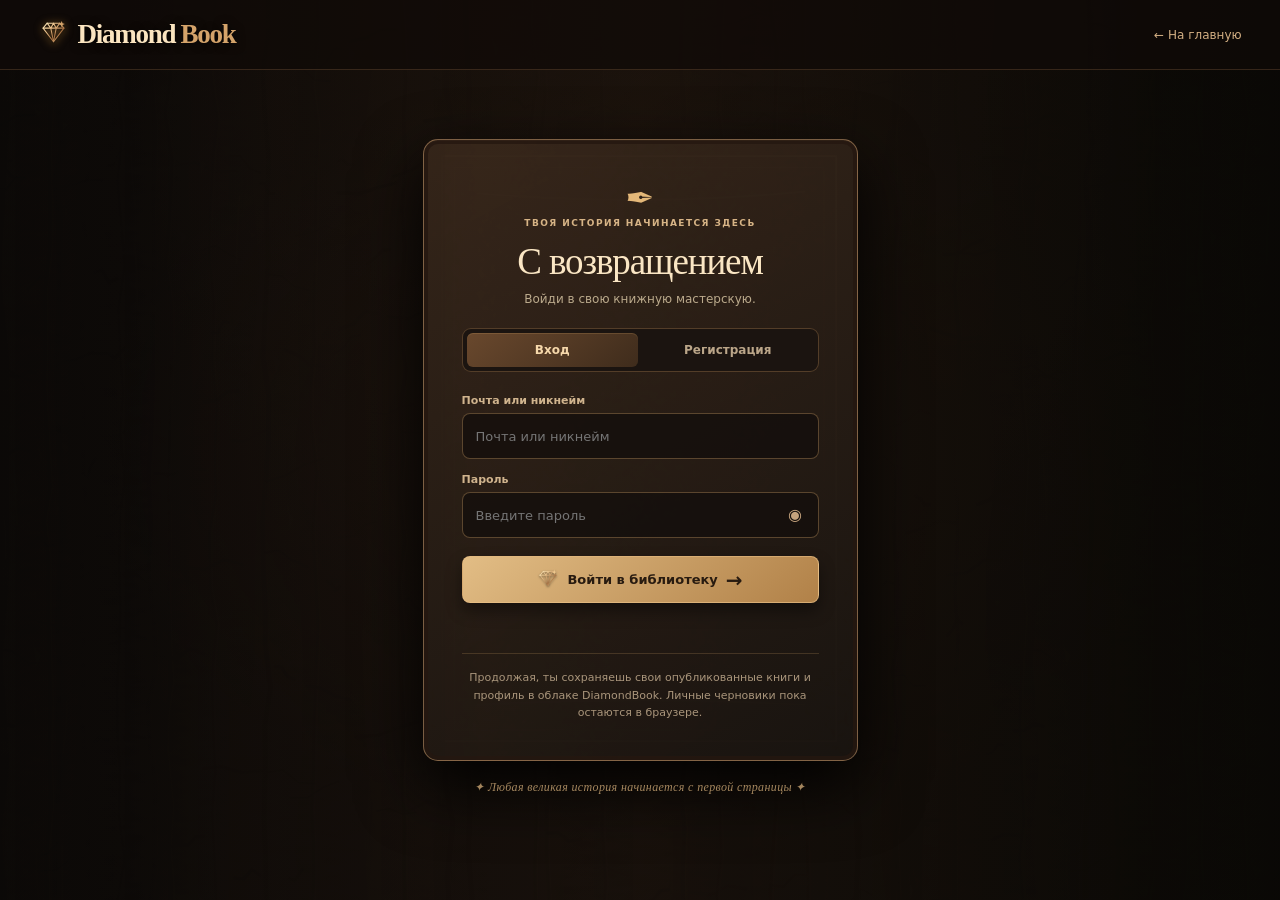
<file: auth.html>
<!doctype html><html lang="ru"><head><meta charset="utf-8"><meta name="viewport" content="width=device-width,initial-scale=1"><meta name="theme-color" content="#170f0a"><title>Войти и зарегистрироваться — DiamondBook</title>
<link rel="stylesheet" href="css/main.css"><link rel="stylesheet" href="css/wood-realism.css"><link rel="stylesheet" href="css/cinematic-ui.css"><link rel="stylesheet" href="css/cinematic-pages.css">
  <link rel="stylesheet" href="css/diamond-polish.css">
  <link rel="stylesheet" href="css/diamond-icons.css">
</head><body class="auth-screen"><header class="auth-topbar"><a class="brand" href="index.html"><span class="brand-gem">◇</span> Diamond<span>Book</span></a><a href="index.html" class="auth-back">← На главную</a></header>
<main class="auth-stage"><section class="auth-card" aria-labelledby="authTitle">
<div class="auth-mark">✒</div><p class="eyebrow">ТВОЯ ИСТОРИЯ НАЧИНАЕТСЯ ЗДЕСЬ</p>
<h1 id="authTitle">С возвращением</h1><p class="auth-intro">Войди в свою книжную мастерскую.</p>
<div class="auth-tabs" role="tablist" aria-label="Вход или регистрация"><button type="button" id="authLoginTab" class="active" role="tab" aria-selected="true">Вход</button><button type="button" id="authRegisterTab" role="tab" aria-selected="false">Регистрация</button></div>
<form id="authForm" class="auth-fields">
<div id="authNameWrap" class="auth-field" hidden><label for="authDisplayName">Имя автора</label><input id="authDisplayName" type="text" maxlength="48" autocomplete="nickname" placeholder="Как к тебе обращаться?"></div>
<div id="authHandleWrap" class="auth-field" hidden><label for="authHandle">Никнейм</label><input id="authHandle" type="text" maxlength="24" placeholder="writer_2026" autocomplete="username" autocapitalize="none"></div>
<div class="auth-field"><label id="authIdentityLabel" for="authIdentity">Почта или никнейм</label><input id="authIdentity" type="text" required placeholder="Почта или никнейм" autocomplete="username"></div>
<div id="authRoleWrap" class="auth-field" hidden><label for="authRole">Твоя роль</label><select id="authRole"><option value="writer">Писатель</option><option value="reader">Читатель</option><option value="editor">Редактор</option><option value="illustrator">Иллюстратор</option><option value="assistant">Помощник автора</option></select></div>
<div class="auth-field"><label for="authPassword">Пароль</label><div class="auth-password-box"><input id="authPassword" type="password" required autocomplete="current-password" placeholder="Введите пароль"><button type="button" id="authShowPassword" aria-label="Показать пароль">◉</button></div></div>
<p class="auth-hint" id="authHint" hidden>Минимум 10 символов. Восстановление пароля пока не подключено.</p>
<button class="auth-submit" id="authSubmit" type="submit">Войти в библиотеку <span>→</span></button>
<p id="authStatus" class="auth-status" role="status" aria-live="polite"></p>
</form><p class="auth-note">Продолжая, ты сохраняешь свои опубликованные книги и профиль в облаке DiamondBook. Личные черновики пока остаются в браузере.</p>
</section><div class="auth-stage-footer">✦ Любая великая история начинается с первой страницы ✦</div>
</main><script src="js/auth-profile.js"></script>  <script defer src="js/diamond-mobile.js"></script>
  <script defer src="js/diamond-icons.js"></script>
</body></html>
</file>
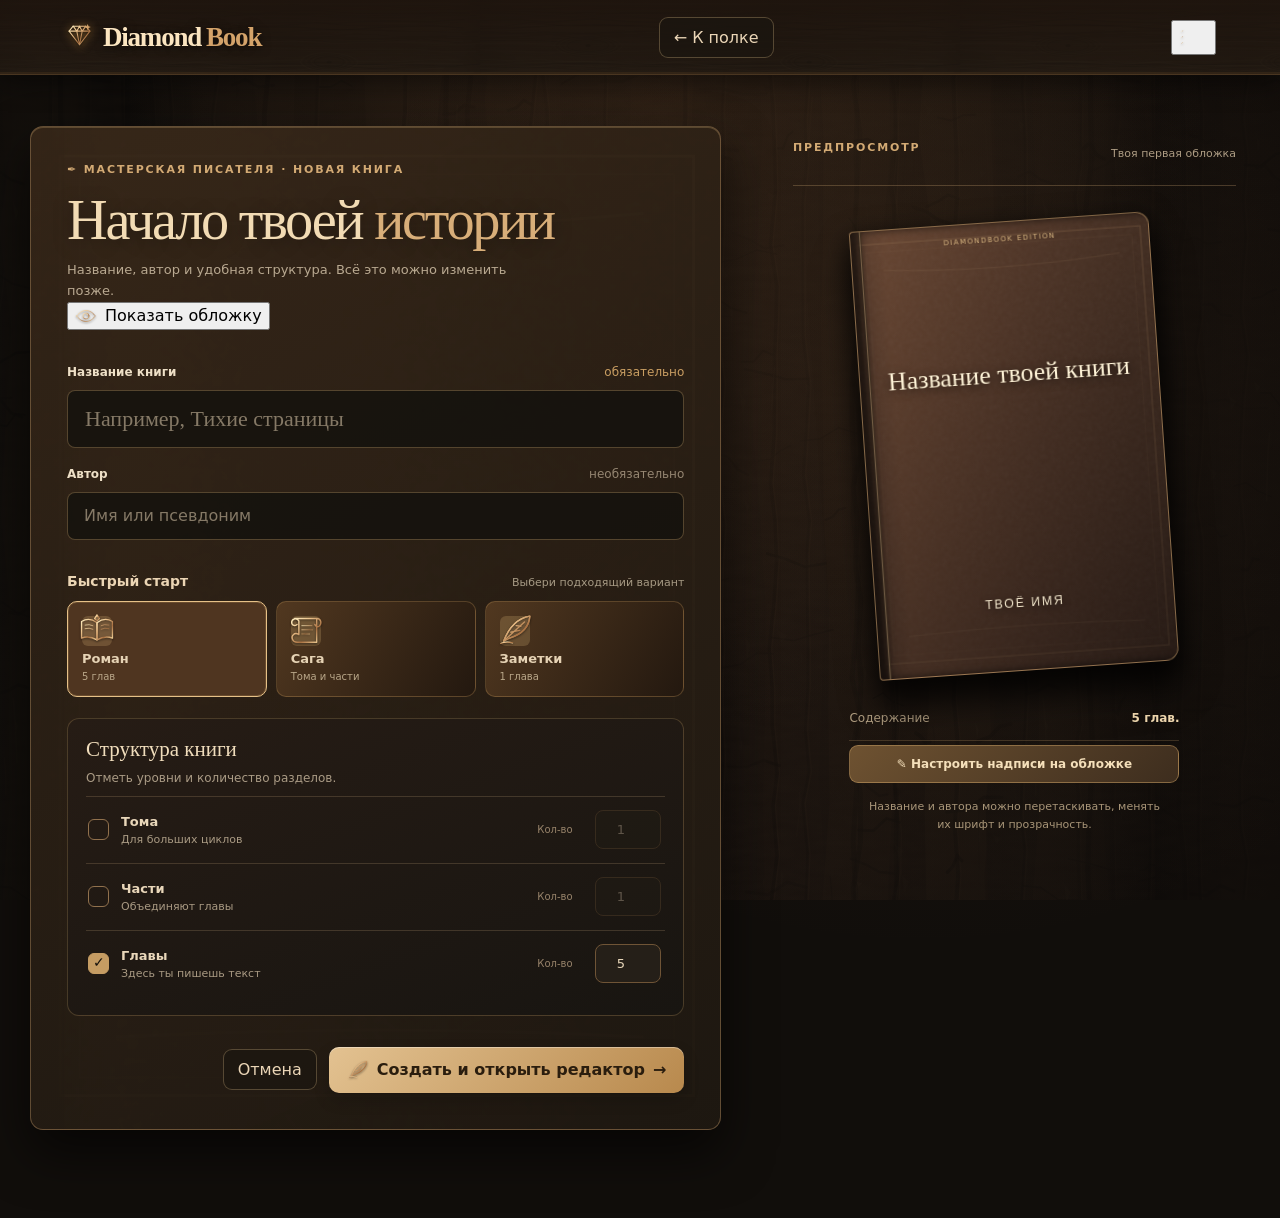
<file: create.html>
<!DOCTYPE html>
<html lang="ru">
<head>
  <meta charset="UTF-8">
  <meta name="viewport" content="width=device-width, initial-scale=1.0">
  <meta name="theme-color" content="#201810">
  <title>Новая книга — DiamondBook</title>
  <link rel="stylesheet" href="css/main.css">
  <link rel="stylesheet" href="css/create.css">
  <link rel="stylesheet" href="css/refinement.css">
  <link rel="stylesheet" href="css/cover-layout.css">
  <link rel="stylesheet" href="css/page-materials.css">
  <link rel="stylesheet" href="css/wood-realism.css">
  <link rel="stylesheet" href="css/cinematic-ui.css">
  <link rel="stylesheet" href="css/diamond-polish.css">
  <link rel="stylesheet" href="css/diamond-icons.css">
</head>
<body class="create-screen">
  <div class="app-shell">
    <header class="topbar">
      <a class="brand" href="index.html"><span class="brand-gem" aria-hidden="true">◇</span> Diamond<span>Book</span></a>
      <nav class="top-actions"><a class="ghost-button link-button" href="index.html">← К полке</a></nav>
    </header>
    <main class="create-page">
      <div class="create-container">
        <section class="create-main">
          <header class="create-heading">
            <p class="eyebrow">✒ МАСТЕРСКАЯ ПИСАТЕЛЯ · НОВАЯ КНИГА</p>
            <h1>Начало твоей <em>истории</em></h1>
            <p class="create-description">Название, автор и удобная структура. Всё это можно изменить позже.</p>
          </header>
          <form id="createForm" class="create-form">
            <label class="field-label" for="bookTitle">Название книги <span class="field-required">обязательно</span></label>
            <input id="bookTitle" class="text-input large" type="text" maxlength="120" placeholder="Например, Тихие страницы" autocomplete="off" required>
            <label class="field-label" for="bookAuthor">Автор <span>необязательно</span></label>
            <input id="bookAuthor" class="text-input" type="text" maxlength="120" placeholder="Имя или псевдоним" autocomplete="off">
            <section class="create-presets" aria-label="Быстрая структура">
              <div class="create-section-top"><strong>Быстрый старт</strong><small>Выбери подходящий вариант</small></div>
              <div class="preset-grid">
                <button type="button" class="preset-button active" data-preset="novel" aria-pressed="true"><span class="preset-icon">▣</span><strong>Роман</strong><small>5 глав</small></button>
                <button type="button" class="preset-button" data-preset="saga" aria-pressed="false"><span class="preset-icon">▤</span><strong>Сага</strong><small>Тома и части</small></button>
                <button type="button" class="preset-button" data-preset="notes" aria-pressed="false"><span class="preset-icon">✎</span><strong>Заметки</strong><small>1 глава</small></button>
              </div>
            </section>
            <section class="structure-card" aria-labelledby="structureHeading">
              <div class="structure-title"><h2 id="structureHeading">Структура книги</h2><p>Отметь уровни и количество разделов.</p></div>
              <div class="structure-row"><label class="structure-choice" for="useVolumes"><span class="check-wrap"><input type="checkbox" id="useVolumes"><span class="custom-check"></span></span><span class="row-copy"><strong>Тома</strong><small>Для больших циклов</small></span></label><label class="count-label" for="volumeCount">Кол-во</label><input class="count-input" id="volumeCount" type="number" min="1" max="20" value="1" disabled></div>
              <div class="structure-row"><label class="structure-choice" for="useParts"><span class="check-wrap"><input type="checkbox" id="useParts"><span class="custom-check"></span></span><span class="row-copy"><strong>Части</strong><small>Объединяют главы</small></span></label><label class="count-label" for="partCount">Кол-во</label><input class="count-input" id="partCount" type="number" min="1" max="50" value="1" disabled></div>
              <div class="structure-row"><label class="structure-choice" for="useChapters"><span class="check-wrap"><input type="checkbox" id="useChapters" checked><span class="custom-check"></span></span><span class="row-copy"><strong>Главы</strong><small>Здесь ты пишешь текст</small></span></label><label class="count-label" for="chapterCount">Кол-во</label><input class="count-input" id="chapterCount" type="number" min="1" max="100" value="5"></div>
            </section>
            <div class="create-actions"><a class="ghost-button link-button" href="index.html">Отмена</a><button class="primary-button create-submit" type="submit">Создать и открыть редактор <span aria-hidden="true">→</span></button></div>
          </form>
        </section>
        <aside class="create-preview-column" aria-label="Предпросмотр обложки">
          <div class="create-preview-caption"><span class="eyebrow">ПРЕДПРОСМОТР</span><span>Твоя первая обложка</span></div>
          <div class="create-book-preview"><div class="preview-border">
            <span class="preview-label">DIAMONDBOOK EDITION</span>
            <strong id="previewTitle">Название твоей книги</strong>
            <span id="previewAuthor">Твоё имя</span>
          </div></div>
          <div class="create-preview-summary"><span>Содержание</span><strong id="previewStructure">5 глав</strong></div>
          <button type="button" id="draftCoverDesignButton" class="draft-design-button">✎ Настроить надписи на обложке</button>
          <p class="preview-note">Название и автора можно перетаскивать, менять их шрифт и прозрачность.</p>
        </aside>
      </div>
    </main>
  </div>
  <script src="js/storage.js"></script>
  <script src="js/cover-layout.js"></script><script src="js/create.js"></script>
  <script defer src="js/diamond-mobile.js"></script>
  <script defer src="js/diamond-icons.js"></script>
</body>
</html>
</file>
<file: css/main.css>
:root {
  --bg: #0e1014;
  --surface: #151820;
  --surface-2: #1b1e27;
  --surface-3: #222631;
  --text: #f1f0eb;
  --muted: #989ba5;
  --line: rgba(255,255,255,.08);
  --accent: #d7b486;
  --accent-strong: #e6c79c;
  --shadow: 0 20px 70px rgba(0,0,0,.28);
  --radius: 18px;
  --ease: cubic-bezier(.22,.8,.2,1);
}

* { box-sizing: border-box; }
html { scroll-behavior: smooth; }
body {
  margin: 0;
  background: var(--bg);
  color: var(--text);
  font-family: Inter, ui-sans-serif, system-ui, -apple-system, BlinkMacSystemFont, "Segoe UI", sans-serif;
}
button, input { font: inherit; }
button, a { -webkit-tap-highlight-color: transparent; }
button { cursor: pointer; }
a { color: inherit; text-decoration: none; }

.app-shell { min-height: 100vh; }
.topbar {
  height: 76px;
  padding: 0 5vw;
  display: flex;
  align-items: center;
  justify-content: space-between;
  border-bottom: 1px solid var(--line);
  background: rgba(14,16,20,.82);
  backdrop-filter: blur(18px);
  position: sticky;
  top: 0;
  z-index: 20;
}
.brand { font-weight: 800; letter-spacing: -.04em; font-size: 20px; }
.brand span { color: var(--accent); }
.top-actions, .editor-actions { display: flex; align-items: center; gap: 10px; }

.primary-button, .ghost-button, .hero-create, .icon-button, .tool-button {
  border: 0;
  border-radius: 12px;
  transition: transform .25s var(--ease), background .25s var(--ease), opacity .25s var(--ease);
}
.primary-button {
  background: var(--accent);
  color: #17120c;
  padding: 12px 18px;
  font-weight: 750;
}
.primary-button:hover, .hero-create:hover { transform: translateY(-2px); background: var(--accent-strong); }
.ghost-button {
  background: var(--surface);
  color: var(--text);
  border: 1px solid var(--line);
  padding: 11px 15px;
}
.ghost-button:hover { background: var(--surface-2); }
.link-button { display: inline-flex; align-items: center; justify-content: center; }
.icon-button {
  width: 40px; height: 40px;
  background: var(--surface);
  color: var(--text);
  border: 1px solid var(--line);
}
.icon-button:hover, .tool-button:hover { background: var(--surface-3); }
.icon-button.small { width: 34px; height: 34px; }
.eyebrow {
  color: var(--accent);
  text-transform: uppercase;
  letter-spacing: .16em;
  font-size: 11px;
  font-weight: 800;
  margin: 0 0 12px;
}
.hero em, .create-heading em { color: var(--accent); font-style: normal; }
.hero h1, .create-heading h1 {
  margin: 0;
  font-family: Georgia, "Times New Roman", serif;
  font-weight: 400;
  letter-spacing: -.045em;
  line-height: .98;
}
.hero h1 { font-size: clamp(48px, 7vw, 92px); }
.hero-text { max-width: 600px; color: var(--muted); font-size: 17px; line-height: 1.7; margin-top: 26px; }

.library-page { max-width: 1400px; margin: auto; padding: 0 5vw 80px; }
.hero {
  min-height: 510px;
  display: flex; align-items: center; justify-content: space-between;
  gap: 40px;
  padding: 80px 0;
}
.hero-create {
  min-width: 190px; min-height: 190px;
  border: 1px solid rgba(215,180,134,.28);
  background: rgba(215,180,134,.07);
  color: var(--accent-strong);
  font-weight: 750;
  display: flex; flex-direction: column; gap: 12px;
  align-items: center; justify-content: center;
}
.hero-create span { font-size: 34px; font-weight: 300; }
.library-section { padding-top: 20px; }
.section-heading { display: flex; justify-content: space-between; align-items: end; margin-bottom: 22px; }
.section-heading h2 { margin: 0; font-size: 26px; }
.section-heading p { color: var(--muted); margin: 5px 0 0; font-size: 13px; }
.books-grid { display: grid; grid-template-columns: repeat(auto-fill, minmax(230px, 1fr)); gap: 18px; }
.book-card {
  min-height: 280px; padding: 22px;
  background: linear-gradient(145deg, var(--surface-2), var(--surface));
  border: 1px solid var(--line);
  border-radius: var(--radius);
  display: flex; flex-direction: column; justify-content: space-between;
  box-shadow: var(--shadow);
  transition: transform .35s var(--ease), border-color .35s var(--ease);
  animation: cardIn .5s var(--ease) both;
}
.book-card:hover { transform: translateY(-5px); border-color: rgba(215,180,134,.25); }
.book-cover {
  width: 100%; height: 130px; border-radius: 12px;
  background: radial-gradient(circle at 70% 25%, rgba(215,180,134,.28), transparent 35%), #101218;
  display: flex; align-items: end; padding: 15px;
}
.book-cover-title { font-family: Georgia, serif; font-size: 21px; }
.book-meta { color: var(--muted); font-size: 12px; margin-top: 8px; }
.book-card-bottom { display: flex; align-items: center; justify-content: space-between; gap: 8px; }
.book-open { color: var(--accent); font-weight: 700; font-size: 13px; }
.delete-book { color: var(--muted); background: none; border: 0; font-size: 12px; }
.delete-book:hover { color: #e88; }
.empty-state {
  padding: 80px 20px; text-align: center;
  border: 1px dashed var(--line); border-radius: var(--radius);
  color: var(--muted);
}
.empty-state h3 { color: var(--text); margin-bottom: 8px; }
.empty-icon { color: var(--accent); font-size: 30px; }
.hidden { display: none !important; }

.modal-backdrop {
  position: fixed; inset: 0; background: rgba(0,0,0,.68);
  backdrop-filter: blur(10px); z-index: 100;
  display: flex; align-items: center; justify-content: center; padding: 20px;
  animation: fadeIn .25s ease;
}
.modal {
  position: relative; width: min(560px, 100%);
  background: var(--surface); border: 1px solid var(--line);
  border-radius: 22px; padding: 30px; box-shadow: var(--shadow);
  animation: modalIn .35s var(--ease);
}
.modal h2 { font-family: Georgia, serif; font-size: 34px; margin: 0 0 10px; }
.modal p:not(.eyebrow) { color: var(--muted); line-height: 1.6; }
.modal-close {
  position: absolute; top: 18px; right: 18px; border: 0;
  background: var(--surface-2); color: var(--text); width: 34px; height: 34px; border-radius: 50%;
}
.export-options { display: grid; gap: 10px; margin-top: 25px; }
.export-option {
  text-align: left; padding: 15px 16px; border-radius: 13px;
  border: 1px solid var(--line); background: var(--surface-2); color: var(--text);
  display: flex; flex-direction: column; gap: 4px;
  transition: background .2s, transform .2s;
}
.export-option:hover { background: var(--surface-3); transform: translateX(3px); }
.export-option span { color: var(--muted); font-size: 12px; }

@keyframes fadeIn { from { opacity: 0; } to { opacity: 1; } }
@keyframes modalIn { from { opacity: 0; transform: translateY(15px) scale(.98); } to { opacity: 1; transform: none; } }
@keyframes cardIn { from { opacity: 0; transform: translateY(12px); } to { opacity: 1; transform: none; } }

@media (max-width: 700px) {
  .topbar { padding: 0 18px; }
  .hero { min-height: auto; padding: 70px 0; flex-direction: column; align-items: flex-start; }
  .hero-create { width: 100%; min-height: 100px; flex-direction: row; }
  .library-page { padding: 0 18px 50px; }
  .top-actions .ghost-button { display: none; }
}


/* Book-shelf layout inspired by calm ebook libraries */
.hero { min-height: 300px; padding: 42px 0 34px; }
.hero h1 { font-size: clamp(42px, 6vw, 74px); }
.hero-create { min-width: 150px; min-height: 150px; border-radius: 50%; }
.books-grid { grid-template-columns: repeat(auto-fill, minmax(170px, 1fr)); gap: 26px 22px; align-items: start; }
.book-card { min-height: 0; padding: 12px; gap: 12px; background: linear-gradient(145deg, #1b1b1a, #111214); border-radius: 13px; }
.book-card-main { min-width: 0; }
.book-cover { width: 100%; max-width: 230px; height: auto; aspect-ratio: 2 / 3; margin: 0 auto; padding: 18px 14px; border-radius: 5px 12px 12px 5px; position: relative; overflow: hidden; background: radial-gradient(circle at 72% 18%, rgba(215,180,134,.28), transparent 35%), linear-gradient(135deg, #373026, #141416 80%); box-shadow: inset 6px 0 9px rgba(0,0,0,.22), 0 9px 18px rgba(0,0,0,.3); }
.book-cover::before { content: ""; position: absolute; z-index: 1; top: 0; bottom: 0; left: 6px; width: 1px; background: rgba(255,255,255,.15); box-shadow: 2px 0 rgba(0,0,0,.15); pointer-events: none; }
.book-cover-title { position: relative; z-index: 2; font-size: clamp(17px, 1.8vw, 22px); line-height: 1.18; text-wrap: pretty; text-shadow: 0 2px 10px rgba(0,0,0,.45); overflow-wrap: anywhere; }
.book-meta { padding: 0 3px; line-height: 1.45; min-height: 34px; }
.book-card-bottom { display: flex; flex-wrap: wrap; align-items: center; justify-content: space-between; gap: 8px; }
.book-open, .edit-cover, .delete-book { font: 600 12px/1.2 system-ui; border: 1px solid rgba(255,255,255,.1); border-radius: 8px; padding: 8px 9px; cursor: pointer; background: #202127; color: var(--text); }
.book-open { color: var(--accent-strong); }
.edit-cover:hover { border-color: rgba(215,180,134,.65); }
.delete-book { color: #b7ac9c; }
.delete-book:hover { color: #f2a5a5; }
@media (max-width: 700px) { .books-grid { grid-template-columns: repeat(auto-fill, minmax(145px,1fr)); gap: 16px 12px; } .book-card { padding: 9px; } .book-card-bottom { gap: 5px; } .book-open,.edit-cover,.delete-book { padding: 7px; font-size: 11px; } }


/* Woodland library: oak backdrop and book rows on timber shelves */
body { background:#10130f; }
.app-shell { position:relative; isolation:isolate; overflow:hidden; }
.topbar {
  background:linear-gradient(90deg,rgba(13,19,14,.96),rgba(29,25,18,.86));
  border-bottom-color:rgba(201,169,111,.2);
}
.brand span { color:#d5b27d; }
.library-page { position:relative; z-index:1; max-width:1500px; }
.hero {
  min-height:280px; padding:46px 0 30px;
  background:linear-gradient(90deg,rgba(13,19,14,.72),rgba(13,19,14,.22) 72%,transparent);
}
.hero h1 { font-size:clamp(42px,5.5vw,70px); text-shadow:0 3px 28px #080b08; }
.hero-text { color:#b8b9a8; }
.hero-create {
  min-width:138px; min-height:138px; border-radius:50%;
  border:1px solid rgba(220,187,133,.45);
  background:radial-gradient(circle at 35% 25%,rgba(209,175,118,.23),rgba(67,48,27,.68));
  color:#e8d6b6; box-shadow:0 12px 34px #0005;
}
.library-section { padding-top:18px; }
.section-heading h2 { font-family:Georgia,"Times New Roman",serif;font-weight:400;font-size:32px;color:#e3d4b6; }
.section-heading p { color:#a7a28e; }
.books-grid { display:flex; flex-direction:column; gap:34px; }
.bookshelf-row {
  position:relative; padding:0 18px 20px;
  background:linear-gradient(180deg,rgba(12,15,11,.04),rgba(8,10,7,.24));
  border-radius:8px 8px 2px 2px;
}
.bookshelf-books {
  display:grid; grid-template-columns:repeat(5,minmax(0,1fr));
  align-items:end; gap:clamp(10px,2vw,28px);
  position:relative; z-index:1; padding:0 8px;
}
.book-card {
  min-width:0; min-height:0; padding:0 4px 4px;
  border:0; border-radius:0; background:transparent; box-shadow:none;
  display:flex; flex-direction:column; justify-content:flex-end; gap:0;
  animation:cardIn .45s var(--ease) both;
}
.book-card:hover { transform:translateY(-5px); border-color:transparent; }
.book-card-main { display:flex; flex-direction:column; gap:8px; min-width:0; }
.book-cover {
  width:100%; max-width:178px; height:clamp(170px,20vw,242px); aspect-ratio:auto;
  margin:0 auto; padding:18px 13px 15px;
  border-radius:3px 9px 9px 3px; position:relative; overflow:hidden;
  display:flex; flex-direction:column; justify-content:space-between; align-items:stretch;
  background:
    linear-gradient(90deg,rgba(0,0,0,.42),transparent 10%,rgba(255,255,255,.04) 13%,transparent 20%),
    radial-gradient(circle at 72% 18%,rgba(215,180,134,.32),transparent 34%),
    linear-gradient(135deg,#625138,#252a1d 60%,#171b14);
  border:1px solid rgba(234,213,170,.25);
  box-shadow:inset 7px 0 10px rgba(0,0,0,.3),inset -2px 0 2px rgba(255,255,255,.09),0 12px 18px rgba(0,0,0,.35);
  text-align:left;
  transition:filter .25s,box-shadow .25s;
}
.book-cover::before {
  content:""; position:absolute; inset:8px 7px 8px 13px;
  border:1px solid rgba(230,202,148,.22); border-radius:1px 5px 5px 1px; pointer-events:none;
}
.book-cover::after {
  content:""; position:absolute; left:7px; top:0; bottom:0; width:2px;
  background:linear-gradient(90deg,#100f0b99,#ddc39360,#100f0b44); pointer-events:none;
}
.book-card:hover .book-cover { filter:brightness(1.08); box-shadow:inset 7px 0 10px #0005,0 18px 29px #0007; }
.book-open-cover { text-decoration:none; }
.book-cover-title { position:relative; z-index:2; font:400 clamp(16px,1.45vw,21px)/1.18 Georgia,serif; color:#f0e3c8; text-shadow:0 2px 10px #0009; overflow-wrap:anywhere; }
.book-cover-author { position:relative; z-index:2; font:10px/1.3 system-ui,sans-serif; letter-spacing:.12em; text-transform:uppercase;color:#e2d2b1;overflow-wrap:anywhere; }
.book-meta { color:#bab29f;font-size:11px;line-height:1.45;margin:0 2px;min-height:0; }
.book-meta span { color:#8f927f; }
.book-card-bottom { display:flex;justify-content:center;align-items:center;gap:5px;flex-wrap:wrap;margin:8px 0 0; }
.book-open,.edit-cover,.delete-book {
  border:1px solid rgba(223,196,151,.19);border-radius:5px;
  background:rgba(18,23,16,.86);color:#ddc79f;
  padding:6px 8px;font:600 10px/1.2 system-ui,sans-serif;text-decoration:none;
}
.book-open:hover,.edit-cover:hover { background:#333b29;border-color:#c3a16d; }
.delete-book { color:#b8aa97;font-size:14px;padding:4px 8px; }
.shelf-board {
  height:20px; margin:3px -17px 0; position:relative; z-index:2;
  background:
    linear-gradient(180deg,rgba(244,202,135,.16),transparent 20%,rgba(0,0,0,.28) 95%),
    repeating-linear-gradient(3deg,transparent 0 12px,rgba(43,25,12,.21) 13px 15px,rgba(244,199,133,.06) 17px 18px),
    linear-gradient(90deg,#3f2a18,#82572f 12%,#624021 44%,#8a5d31 67%,#402818);
  border-top:2px solid #aa7b48; border-bottom:4px solid #2c1b10;
  border-radius:2px; box-shadow:0 13px 20px rgba(0,0,0,.43),inset 0 2px 3px #dfae7045;
}
.empty-state { background:rgba(14,18,12,.62); border-color:rgba(207,176,121,.25); color:#b8b29f; }
.empty-state h3 { color:#e7dbc3; }
@media(max-width:900px) {
  .bookshelf-books { grid-template-columns:repeat(3,minmax(0,1fr)); }
  }
@media(max-width:720px) {
  .bookshelf-row { padding:0 8px 17px; }
  .bookshelf-books { grid-template-columns:repeat(2,minmax(0,1fr)); gap:12px; padding:0 4px; }
  .book-cover { height:clamp(170px,58vw,230px); max-width:170px; }
  .book-cover-title { font-size:17px; }
  .hero { background:linear-gradient(90deg,rgba(13,19,14,.8),rgba(13,19,14,.42)); }
    .shelf-board { margin-left:-8px; margin-right:-8px; }
}


/* All pages use a dark, plate-like oak bark backdrop — no tree illustration */
body {
  background-color:#1c150e;
  background-image:
    linear-gradient(180deg,rgba(9,11,8,.62),rgba(10,10,8,.49) 46%,rgba(7,8,6,.72)),
    url("../assets/oak-bark.svg");
  background-position:center,center;
  background-size:cover, max(1080px, 100vw) auto;
  background-repeat:no-repeat,repeat;
  background-attachment:fixed,fixed;
}
.topbar,.editor-topbar {
  background-image:
    linear-gradient(90deg,rgba(18,21,14,.89),rgba(35,26,16,.91)),
    url("../assets/oak-bark.svg");
  background-size:cover,640px 540px;
  background-position:center,center;
  border-bottom-color:rgba(207,169,111,.3);
  box-shadow:0 5px 22px rgba(0,0,0,.22);
}
.app-shell { background:transparent; }
.create-container,.structure-card {
  background-image:linear-gradient(145deg,rgba(28,24,17,.92),rgba(17,18,14,.93)),url("../assets/oak-bark.svg");
  background-size:cover,900px auto;
  border-color:rgba(202,162,103,.26);
}
.sidebar {
  background-image:linear-gradient(180deg,rgba(17,20,14,.92),rgba(27,21,14,.95)),url("../assets/oak-bark.svg")!important;
  background-size:cover,650px auto;
  border-right-color:rgba(208,171,116,.22);
}
.shelf-board {
  background-image:
    linear-gradient(180deg,rgba(255,218,159,.05),rgba(39,22,10,.15)),
    url("../assets/oak-board.svg");
  background-size:cover,100% 100%;
}
@media(prefers-reduced-motion:reduce) {
  *,*::before,*::after { scroll-behavior:auto!important; animation-duration:.01ms!important; transition-duration:.01ms!important; }
}


/* Book pick-up animation */
.book-card.book-opening .book-cover { animation:bookCoverPick .3s cubic-bezier(.2,.8,.2,1) forwards; }
.library-book-opening .book-card:not(.book-opening) { opacity:.22; filter:blur(1px); transition:opacity .24s,filter .24s; }
.library-book-opening .bookshelf-row { transition:opacity .24s; }
@keyframes bookCoverPick {
  0% { transform:perspective(700px) rotateY(0) translateY(0) scale(1); opacity:1; }
  55% { transform:perspective(700px) rotateY(-12deg) translateY(-7px) scale(1.025); opacity:1; }
  100% { transform:perspective(700px) rotateY(17deg) translateY(18px) scale(.78); opacity:.25; }
}


/* Keep the oak bark visible; no large green promo rectangle above the shelves */
.hero.hero-shelf-actions {
  min-height:82px;padding:16px 0 8px;justify-content:flex-end;
  background:transparent!important;background-image:none!important;box-shadow:none;
}
.hero.hero-shelf-actions::before,.hero.hero-shelf-actions::after {display:none!important;}
.library-section {padding-top:10px;}
.book-cover.texture-0:not(.cover-custom) {
  background-image:radial-gradient(ellipse at 72% 20%,#c49a6040,transparent 40%),repeating-linear-gradient(4deg,transparent 0 11px,#e6c18c0b 12px,#1c100a2c 14px),linear-gradient(130deg,#665034,#33271b 50%,#1a1712);
}
.book-cover.texture-1:not(.cover-custom) {
  background-image:repeating-linear-gradient(92deg,#f1d8a20b 0 1px,#100d0818 2px 4px,transparent 5px 9px),linear-gradient(135deg,#273e32,#15241c 55%,#101812);
}
.book-cover.texture-2:not(.cover-custom) {
  background-image:repeating-linear-gradient(45deg,#e0c39210 0 1px,transparent 1px 5px),repeating-linear-gradient(-45deg,#07080522 0 1px,transparent 1px 5px),linear-gradient(140deg,#6a3330,#3a1c20 60%,#201214);
}
.book-cover.texture-3:not(.cover-custom) {
  background-image:radial-gradient(ellipse at 20% 30%,#e4bc8647,transparent 31%),radial-gradient(ellipse at 80% 66%,#10131e88,transparent 40%),linear-gradient(145deg,#4c5267,#242638 60%,#171722);
}
.book-cover.texture-4:not(.cover-custom) {
  background-image:repeating-linear-gradient(0deg,#fff4d109 0 2px,transparent 3px 7px),linear-gradient(135deg,#91794f,#59472f 60%,#382b1d);
}
.book-cover.texture-5:not(.cover-custom) {
  background-image:repeating-linear-gradient(88deg,#d5b38c0c 0 2px,#08070428 3px 5px,transparent 6px 12px),linear-gradient(145deg,#45403a,#24211f 65%,#131312);
}
.book-cover.texture-6:not(.cover-custom) {
  background-image:repeating-linear-gradient(25deg,#f2d4a00b 0 1px,transparent 1px 8px),repeating-linear-gradient(155deg,#08060420 0 1px,transparent 2px 9px),linear-gradient(135deg,#75604c,#3c2f25 60%,#1e1914);
}
.book-cover.texture-7:not(.cover-custom) {
  background-image:radial-gradient(ellipse at 45% 20%,#e9d0a538,transparent 50%),repeating-linear-gradient(0deg,#22180e11 0 1px,transparent 2px 5px),linear-gradient(135deg,#8c7147,#59442c 64%,#332416);
}
.book-cover.cover-custom::before {background:linear-gradient(90deg,#100c0750,transparent 35%,#d6b77a12);inset:0;border:0;border-radius:inherit;}
.book-cover.cover-custom::after {width:5px;background:linear-gradient(90deg,#120e09a8,#f2d8a333,#100b0766);}
.book-card.book-opening .book-cover {animation:bookCoverPick .36s cubic-bezier(.18,.78,.18,1) forwards;}
@keyframes bookCoverPick {
  0% {transform:perspective(900px) scale(1) rotateY(0);filter:brightness(1);}
  55% {transform:perspective(900px) scale(1.09) rotateY(-5deg) translateY(-10px);filter:brightness(1.12);}
  100% {transform:perspective(900px) scale(1.24) rotateY(-9deg) translateY(5px);filter:brightness(.95);}
}


/* Give cover scans a paper/cloth grain without hiding the artwork */
.book-cover.cover-custom::before {
  inset:0;border:0;border-radius:inherit;
  background:
    repeating-linear-gradient(0deg,rgba(255,235,191,.035) 0 1px,transparent 1px 4px),
    repeating-linear-gradient(90deg,rgba(12,8,4,.035) 0 1px,transparent 1px 6px),
    linear-gradient(90deg,rgba(5,4,2,.24),transparent 14%,transparent 90%,rgba(255,230,183,.05));
  pointer-events:none;
}
.book-cover.cover-custom::after {
  left:0;top:0;bottom:0;width:5px;
  background:linear-gradient(90deg,rgba(9,6,3,.72),rgba(226,192,131,.35),rgba(6,4,2,.38));
  pointer-events:none;
}
.book-cover.book-open-cover {cursor:pointer;transform-origin:center center;}
.book-card.book-opening .book-cover {animation:bookCoverPick .38s cubic-bezier(.2,.8,.18,1) forwards;}
@keyframes bookCoverPick {
  0% {transform:scale(1);box-shadow:inset 7px 0 10px rgba(0,0,0,.3),0 12px 18px rgba(0,0,0,.35);}
  60% {transform:scale(1.12);box-shadow:inset 7px 0 10px rgba(0,0,0,.3),0 25px 40px rgba(0,0,0,.5);}
  100% {transform:scale(1.38);box-shadow:inset 7px 0 10px rgba(0,0,0,.3),0 36px 65px rgba(0,0,0,.6);}
}
</file>
<file: css/wood-realism.css>
/* DiamondBook / natural oak finish.
   Bark and board are repeatable SVG materials, sized with their native 1536:2048 and 1200:240 ratios.
   Rules are intentionally last in the cascade to stabilize the older iterations. */
:root {
  --oak-ink:#f4e6ce;
  --oak-gold:#ddb27a;
  --oak-muted:#b9a48a;
  --oak-shadow:rgba(9,7,5,.64);
  --shelf-columns:4;
  --shelf-gap:clamp(13px,2.3vw,30px);
  --shelf-pad:clamp(8px,1.3vw,18px);
}
html {overflow-x:clip;}
body {
  min-height:100vh;
  color:#efe1ca;
  background-color:#221b15;
  background-image:
    radial-gradient(ellipse 110% 70% at 46% 2%,rgba(109,75,40,.04),rgba(5,5,4,.52) 90%),
    linear-gradient(90deg,rgba(12,10,8,.57),rgba(14,11,8,.34) 48%,rgba(7,7,6,.65)),
    url("../assets/oak-bark.svg");
  background-size:100% 100%,100% 100%,clamp(680px,100vw,1536px) auto;
  background-position:center center,center center,center top;
  background-repeat:no-repeat,no-repeat,repeat;
  background-attachment:fixed,fixed,fixed;
}
.app-shell {background:transparent;}
.topbar,.editor-page .editor-topbar {
  border-bottom:1px solid rgba(224,177,114,.42)!important;
  background-image:
    linear-gradient(180deg,rgba(21,14,9,.84),rgba(24,16,11,.91)),
    url("../assets/oak-board.svg")!important;
  background-position:center,center 47%!important;
  background-size:100% 100%,600px 120px!important;
  background-repeat:no-repeat,repeat-x!important;
  box-shadow:inset 0 -2px 0 rgba(8,7,6,.42),0 10px 27px rgba(0,0,0,.29)!important;
}
.library-screen .library-heading h1,
.create-screen .create-heading h1 {text-shadow:0 3px 18px rgba(0,0,0,.36);}
.library-screen .library-section {background:transparent!important;}
.library-screen .library-tools {position:relative;z-index:6;}
.library-screen .books-grid {
  display:flex!important;
  flex-direction:column;
  gap:clamp(22px,3.7vw,51px);
  max-width:1380px;
  margin:0 auto;
  overflow:visible;
}
.library-screen .bookshelf-row {
  --shelf-columns:4;
  --shelf-gap:clamp(13px,2.3vw,30px);
  position:relative;
  width:100%;
  min-width:0;
  box-sizing:border-box;
  padding:0 clamp(10px,1.6vw,21px)!important;
  margin:0;
  isolation:isolate;
  background:transparent!important;
  border:0!important;
  box-shadow:none!important;
}
.library-screen .bookshelf-books,
.library-screen .shelf-details {
  box-sizing:border-box;
  display:grid!important;
  grid-template-columns:repeat(var(--shelf-columns),minmax(0,1fr))!important;
  align-items:end;
  gap:var(--shelf-gap)!important;
  padding-left:var(--shelf-pad)!important;
  padding-right:var(--shelf-pad)!important;
  width:100%;
  max-width:100%;
  margin:0;
  justify-content:center;
}
.library-screen .bookshelf-books {
  min-height:clamp(330px,28vw,371px);
  padding-top:9px;
  position:relative;
  z-index:2;
}
.library-screen .bookshelf-books::before {
  content:"";
  position:absolute;
  pointer-events:none;
  bottom:0;
  left:4%;right:4%;
  height:22px;
  z-index:-1;
  background:linear-gradient(180deg,transparent,rgba(0,0,0,.17));
}
.library-screen .book-card {
  box-sizing:border-box;
  min-width:0;
  width:100%;
  height:auto;
  align-self:end;
  margin:0!important;
  padding:0!important;
  display:flex!important;
  align-items:center;
  justify-content:flex-end;
  flex-direction:column;
  background:none!important;
  box-shadow:none!important;
}
.library-screen .book-card-main {
  width:100%;
  min-width:0;
  display:flex;
  align-items:center;
  justify-content:flex-end;
  flex-direction:column;
}
.library-screen .book-cover {
  box-sizing:border-box!important;
  flex:0 0 auto;
  position:relative;
  width:min(100%,224px)!important;
  max-width:224px!important;
  min-width:0!important;
  height:auto!important;
  min-height:0!important;
  aspect-ratio:2/3!important;
  margin:0 auto!important;
  padding:0!important;
  border:1px solid rgba(221,192,149,.36);
  border-radius:3px 10px 5px 3px!important;
  box-shadow:
    inset 9px 0 11px rgba(10,8,6,.44),
    inset 2px 0 rgba(255,249,228,.12),
    inset -2px 0 rgba(2,2,2,.3),
    3px 5px 1px rgba(7,6,5,.65),
    0 13px 21px rgba(0,0,0,.56)!important;
  transform-origin:bottom center;
  backface-visibility:hidden;
}
.library-screen .book-cover::after {
  content:"";
  position:absolute;
  pointer-events:none;
  top:0;bottom:0;left:5px;
  width:5px;
  background:linear-gradient(90deg,rgba(0,0,0,.52),rgba(213,183,143,.17),rgba(0,0,0,.15));
}
.library-screen .book-card:not(.book-opening):hover .book-cover {
  box-shadow:
    inset 9px 0 11px rgba(10,8,6,.44),
    4px 6px 1px rgba(6,5,4,.62),
    0 23px 29px rgba(0,0,0,.65)!important;
  transform:translateY(-5px) scale(1.02);
}
.library-screen .shelf-board {
  box-sizing:border-box!important;
  position:relative;
  width:calc(100% + 20px)!important;
  height:34px!important;
  margin:-1px -10px 0!important;
  border-top:2px solid #c69a65!important;
  border-left:2px solid #744823!important;
  border-right:2px solid #724a2b!important;
  border-bottom:6px solid #3d2817!important;
  border-radius:3px 3px 5px 5px!important;
  z-index:3;
  background-color:#855b35!important;
  background-image:
    linear-gradient(180deg,rgba(252,220,167,.34),transparent 25%,rgba(51,26,11,.1) 50%,rgba(15,9,5,.44)),
    url("../assets/oak-board.svg")!important;
  background-repeat:no-repeat,repeat-x!important;
  background-size:100% 100%,540px 108px!important;
  background-position:center,0 49%!important;
  box-shadow:
    inset 0 2px rgba(248,210,150,.33),
    inset 0 -4px 6px rgba(33,18,10,.42),
    0 5px 1px rgba(27,16,10,.94),
    0 13px 19px rgba(0,0,0,.53),
    0 24px 37px rgba(0,0,0,.29)!important;
}
.library-screen .shelf-board::before {
  content:"";
  position:absolute;
  left:2px;right:2px;top:-6px;height:7px;
  background:linear-gradient(180deg,rgba(252,215,156,.62),rgba(163,107,55,.75),rgba(54,31,15,.27));
  border-radius:2px 2px 0 0;
  pointer-events:none;
}
.library-screen .shelf-board::after {
  content:"";
  position:absolute;
  bottom:-9px;left:4px;right:4px;
  height:7px;
  background:linear-gradient(180deg,#4e321c,#24140b);
  box-shadow:0 5px 9px rgba(0,0,0,.37);
  pointer-events:none;
}
.library-screen .bookshelf-row:nth-child(2n) .shelf-board {
  background-position:center,190px 58%!important;
}
.library-screen .bookshelf-row:nth-child(3n) .shelf-board {
  background-position:center,330px 43%!important;
}
.library-screen .shelf-details {
  align-items:start;
  position:relative;
  padding-top:18px!important;
  z-index:4;
}
.library-screen .shelf-book-details {
  box-sizing:border-box;
  min-width:0;
  width:100%;
  text-align:center;
}
.library-screen .shelf-book-details .book-meta {
  min-height:39px;
  line-height:1.55;
  color:#e4d4b9;
  font-size:12px;
  text-shadow:0 1px 6px rgba(0,0,0,.9);
  overflow-wrap:anywhere;
}
.library-screen .shelf-book-details .book-card-bottom {
  width:100%;
  max-width:224px;
  justify-content:center;
  margin:7px auto 0!important;
  gap:7px;
}
.library-screen .book-open,.library-screen .book-menu-trigger {
  border:1px solid rgba(218,174,117,.36);
  box-shadow:inset 0 1px rgba(255,246,214,.06),0 4px 12px rgba(0,0,0,.2);
}
/* Bark is visible but writing surfaces remain clean and readable. */
.create-screen .create-main {
  background-image:
    linear-gradient(145deg,rgba(38,28,21,.96),rgba(20,20,16,.98)),
    url("../assets/oak-bark.svg")!important;
  background-repeat:no-repeat,repeat!important;
  background-size:100% 100%,760px auto!important;
  border-color:rgba(220,178,120,.37);
  box-shadow:0 22px 65px rgba(3,4,3,.56),inset 0 1px rgba(251,224,184,.045);
}
.create-screen .create-preview-column {min-width:0;}
.create-screen .create-book-preview {
  border:1px solid rgba(226,184,123,.46);
  box-shadow:inset 12px 0 15px rgba(0,0,0,.5),14px 23px 30px rgba(0,0,0,.66);
}
.editor-page .sidebar {
  background-image:
    linear-gradient(165deg,rgba(40,30,21,.95),rgba(21,21,17,.95)),
    url("../assets/oak-bark.svg")!important;
  background-repeat:no-repeat,repeat!important;
  background-size:100% 100%,700px auto!important;
}
.editor-page .writing-area {
  background-image:
    linear-gradient(180deg,rgba(11,9,7,.72),rgba(15,10,8,.69)),
    url("../assets/oak-bark.svg")!important;
  background-size:100% 100%,840px auto!important;
  background-position:center,center top!important;
  background-repeat:no-repeat,repeat!important;
}
.editor-page .editor-toolbar {
  background-image:
    linear-gradient(180deg,rgba(72,49,29,.66),rgba(36,25,16,.78)),
    url("../assets/oak-board.svg")!important;
  background-size:100% 100%,460px 92px!important;
  background-position:center,center 51%!important;
  background-repeat:no-repeat,repeat-x!important;
  box-shadow:inset 0 1px rgba(252,215,171,.13),0 7px 16px rgba(0,0,0,.44);
}
.editor-page .chapter-editor {
  max-width:950px;
  margin-left:auto;
  margin-right:auto;
  box-sizing:border-box;
}
@media(max-width:1120px){
  .library-screen .bookshelf-row {--shelf-columns:3;}
  .library-screen .bookshelf-books {min-height:336px;}
}
@media(max-width:720px){
  body {
    background-attachment:scroll,scroll,scroll!important;
    background-size:100% 100%,100% 100%,780px auto!important;
  }
  .library-screen .bookshelf-row {--shelf-columns:2;--shelf-gap:clamp(9px,3vw,14px);padding:0 5px!important;}
  .library-screen .bookshelf-books {min-height:clamp(230px,73vw,315px);padding-top:7px;}
  .library-screen .book-cover {width:min(100%,192px)!important;max-width:192px!important;}
  .library-screen .shelf-board {
    width:calc(100% + 10px)!important;
    margin:-1px -5px 0!important;
    height:28px!important;
    border-bottom-width:5px!important;
    background-size:100% 100%,360px 72px!important;
  }
  .library-screen .shelf-details {padding-top:15px!important;}
  .library-screen .shelf-book-details .book-meta {min-height:35px;font-size:11px;}
  .library-screen .book-open,.library-screen .book-menu-trigger {min-height:35px;}
  .editor-page .chapter-editor {max-width:calc(100vw - 18px);}
}
@media(max-width:390px){
  .library-screen .bookshelf-books {min-height:238px;}
  .library-screen .shelf-book-details .book-meta {font-size:10.5px;}
  .library-screen .book-open {font-size:10px;}
}
@media(prefers-reduced-motion:reduce) {
  .library-screen .book-cover {transition:none!important;}
}
</file>
<file: css/cinematic-ui.css>
/* DiamondBook · The Rainy Library · cinematic interface 2026
   Design language: walnut, rain-soaked oak, gilt leather, warm wax, ivory ink. */
:root{
  --cinema-night:#100d0a;--cinema-walnut:#24180f;--cinema-panel:#211710;
  --cinema-amber:#cb9558;--cinema-gold:#edc38d;--cinema-mist:#b9a58a;
  --cinema-paper:#e9d8b7;--cinema-ink:#33251b;
  --cinema-outline:rgba(219,169,103,.36);--cinema-shadow:0 20px 50px rgba(0,0,0,.54);
}
body{color:#e9d9bc;background-color:#110e0b;scroll-behavior:smooth}
body:not(.reader-page){background-image:
 radial-gradient(ellipse at 52% 0%,rgba(83,56,32,.3),transparent 58%),
 linear-gradient(90deg,#080706dc,#100b09bd,#090706e2),
 url("../assets/oak-bark.svg")!important;
 background-size:cover,cover,1030px auto!important}
a,button,select,input,textarea{transition:background-color .18s,border-color .18s,color .18s,box-shadow .18s}
button{cursor:pointer}button:disabled{cursor:not-allowed}
:focus-visible{outline:2px solid #f1bd76!important;outline-offset:3px}
.brand{display:inline-flex;align-items:center;gap:5px;white-space:nowrap;font:600 clamp(21px,2.2vw,27px)/1 Georgia,"Times New Roman",serif!important;letter-spacing:-.045em;text-shadow:0 1px 10px #000a;color:#fbe5c0!important;text-decoration:none}
.brand span:not(.brand-gem){color:#d4a36a!important}
.brand .brand-gem{color:#e8b574;font:400 29px/1 Georgia,serif;filter:drop-shadow(0 1px 4px #c08939a0);margin-right:2px}
.topbar,.editor-page .editor-topbar,.reader-page .reader-topbar{
  background:linear-gradient(180deg,#1b120cfa,#17120de8),url("../assets/oak-board.svg")!important;
  background-size:100% 100%,480px 96px!important;
  border-bottom:1px solid #b188514c!important;
  box-shadow:0 9px 24px #0007,inset 0 -2px #a875371c!important;
}
.library-screen .topbar{height:70px;padding-inline:clamp(12px,3vw,47px);gap:20px}
.site-navigation{display:flex;align-items:center;justify-content:center;gap:clamp(12px,2.1vw,32px);margin:auto;min-width:0}
.site-navigation a{font:600 12px/1.2 system-ui;color:#d2bd9d;text-decoration:none;white-space:nowrap;padding:12px 4px;border-bottom:2px solid transparent}
.site-navigation a:hover,.site-navigation a.is-current{color:#ffdcad;border-bottom-color:#b78d58}
.library-screen .top-actions{gap:7px;flex:0 0 auto}
.library-screen .top-actions .ghost-button,.library-screen .top-actions .primary-button{border-radius:9px;min-height:40px;padding:10px 14px;font:650 12px system-ui}
.library-screen .top-actions .primary-button{background:linear-gradient(135deg,#e6c18b,#b88748);border:1px solid #f7d49d55;color:#2e1d10}
.library-screen .top-actions .ghost-button{background:linear-gradient(145deg,#302318,#1e1913);border:1px solid #a57b4f57;color:#efd7b1}
.library-screen .top-actions .account-entry{height:40px;max-width:185px;font-size:12px;border-radius:9px}
.library-screen .library-page{width:min(1600px,100%);max-width:none!important;padding:0 clamp(14px,3vw,51px) 100px!important}
.library-screen .library-section{padding-top:0!important}
.cinema-hero{position:relative;isolation:isolate;min-height:clamp(430px,48vw,610px);margin:0 calc(-1*clamp(14px,3vw,51px));overflow:hidden;
  border-bottom:3px solid #624022;
  box-shadow:inset 0 0 0 1px #8b63382e,0 22px 44px #0007;
  background:#241b14 url("../assets/library-atmosphere.svg") center 49%/cover no-repeat;
  display:flex;align-items:center;justify-content:center;
}
.cinema-hero::before{content:"";position:absolute;inset:0;background:
 linear-gradient(90deg,#07060621 0%,#110d0cb3 28%,#130f0cdb 43%,#120e0cda 65%,#0b0a09a8 100%),
 radial-gradient(ellipse at center 40%,transparent 15%,#09080755 83%);
 z-index:-1}
.cinema-hero::after{content:"";position:absolute;z-index:-1;left:0;right:0;bottom:0;height:80px;
 background:linear-gradient(transparent,#140f0ab5 73%,#080705ec)}
.cinema-hero-atmosphere{position:absolute;inset:0;z-index:-1;pointer-events:none}
.hero-flicker{position:absolute;left:3%;top:21%;width:28%;height:67%;opacity:.6;mix-blend-mode:screen;
 background:radial-gradient(ellipse,#f6b95556,transparent 69%);animation:cinemaFlicker 5s infinite alternate}
.hero-window-shine{position:absolute;right:0;top:0;width:32%;height:90%;background:linear-gradient(100deg,transparent,#b9ccdb08 50%,transparent);animation:cinemaRainGlow 9s ease-in-out infinite alternate}
@keyframes cinemaFlicker{0%,16%,20%,49%,53%,100%{opacity:.55}18%,51%{opacity:.75}72%{opacity:.63}}
@keyframes cinemaRainGlow{0%{opacity:.55}100%{opacity:.9}}
.cinema-hero-copy{position:relative;text-align:center;max-width:830px;padding:72px 20px 110px;color:#f5dbb1;filter:drop-shadow(0 3px 16px #000b)}
.cinema-hero-kicker{font:700 11px/1.5 system-ui;letter-spacing:.18em;color:#c4a07b}
.cinema-ornament{color:#d5ab70;padding:0 9px}
.cinema-hero h1{font:500 clamp(55px,6.3vw,106px)/1.05 Georgia,serif;letter-spacing:-.055em;color:#f6e8cc;margin:14px 0 4px}
.cinema-hero h1 span{color:#dfb579}
.cinema-hero-copy>p{font:400 clamp(15px,1.9vw,23px)/1.4 Georgia,serif;color:#d5b990;margin:8px 0 30px}
.cinema-hero-actions{display:grid;grid-template-columns:repeat(3,minmax(0,1fr));gap:15px;width:min(650px,100%);margin:auto}
.hero-tile{position:relative;min-height:147px;box-sizing:border-box;padding:22px 9px 13px;display:flex;flex-direction:column;align-items:center;justify-content:center;gap:8px;
  border:1px solid #c69b6078;border-radius:13px;color:#f6e1bc;text-decoration:none;
  background:linear-gradient(147deg,#554029d9,#211811f0 58%,#160f0ce8),url("../assets/leather-cover.svg");
  background-size:100% 100%,100% auto;box-shadow:inset 0 0 0 2px #291b10bd,inset 0 1px #ffe2b02e,0 12px 24px #000a;
  transition:transform .28s,box-shadow .28s,border-color .28s}
.hero-tile::after{content:"";position:absolute;inset:7px;border:1px solid #d8aa6730;border-radius:8px;pointer-events:none}
.hero-tile:hover,.hero-tile:focus-visible{transform:translateY(-8px);border-color:#e9c68e;box-shadow:inset 0 0 0 2px #49321d,0 21px 30px #000b}
.hero-tile-icon{font:400 38px/1 Georgia,serif;color:#d6ac77}
.hero-tile strong{font:500 clamp(15px,1.7vw,20px) Georgia,serif}
.hero-tile small{font:10px system-ui;color:#a89780}
.cinema-hero-bottom{position:absolute;left:5%;right:5%;bottom:12px;display:flex;align-items:center;justify-content:space-between;color:#ad8b62;
 font:9px/1.2 system-ui;letter-spacing:.15em;opacity:.75}
.cinema-featured{padding:44px 0 55px}
.cinema-section-head{display:flex;align-items:end;justify-content:space-between;gap:15px;margin:0 0 21px}
.cinema-section-head h2{font:400 clamp(30px,3.1vw,44px) Georgia,serif;color:#f1ddbe;margin:3px 0}
.cinema-text-link{color:#dec08d;text-decoration:none;font:600 12px system-ui;border-bottom:1px solid #a0784b74;padding:8px}
.cinema-text-link:hover{color:#fff0cf}
.cinema-featured-grid{display:grid;grid-template-columns:repeat(4,minmax(0,1fr));gap:clamp(12px,2vw,25px);align-items:stretch;min-height:170px}
.cinema-featured-card{display:flex;flex-direction:column;align-items:center;text-align:center;min-width:0;text-decoration:none;color:#f0ddbe;padding:13px 12px 18px;
 background:linear-gradient(145deg,#3d2a1ccf,#171510de);border:1px solid #ab805448;border-radius:11px;box-shadow:0 13px 22px #0005;transition:transform .22s,border-color .22s}
.cinema-featured-card:hover{transform:translateY(-6px);border-color:#d6b17c}
.cinema-featured-cover{display:flex;flex-direction:column;align-items:center;justify-content:center;position:relative;overflow:hidden;width:min(100%,155px);aspect-ratio:2/3;margin:0 auto 12px;
 border-radius:4px 9px 8px 3px;box-shadow:inset 10px 0 10px #0006,0 10px 17px #0007;
 background:linear-gradient(140deg,#604134,#2b1c1a),url("../assets/leather-cover.svg") center/cover}
.cinema-featured-cover::after{content:"";position:absolute;inset:9px;border:1px solid #d7ac6840;pointer-events:none}
.cinema-featured-cover.has-image{background-size:cover;background-position:center}
.cinema-featured-cover strong{z-index:1;padding:12px 13px;color:#f7e2bd;font:400 clamp(15px,1.5vw,19px)/1.15 Georgia,serif;text-shadow:0 2px 10px #000a;overflow-wrap:anywhere}
.cinema-featured-card>strong{font:500 16px/1.3 Georgia,serif;margin-bottom:5px}
.cinema-featured-card>small{font:11px system-ui;color:#ac9a80}
.cinema-featured-empty{grid-column:1/-1;display:flex;align-items:center;justify-content:center;color:#ab9576;background:#1f1711b8;border:1px dashed #9e774a6b;border-radius:12px;padding:40px;text-align:center}
.library-screen #myBooks,.library-screen #community{scroll-margin-top:82px}
.library-screen #myBooks{border-top:1px solid #b78a5748;padding-top:32px!important}
.library-screen #myBooks .library-heading h1{font-size:clamp(34px,4.2vw,58px)}
.library-screen .community-section{margin-top:85px!important}
.library-screen .bookshelf-row{filter:drop-shadow(0 5px 12px #0006)}
.library-screen .book-cover:not(.cover-custom){background-image:linear-gradient(140deg,#52342266,#100c0b33),url("../assets/leather-cover.svg")!important;background-size:cover!important;background-position:center!important}
.library-screen .book-cover.cover-custom{background-position:center!important;background-size:cover!important}
.library-screen .book-cover .book-cover-title{color:#ffebc9;text-shadow:0 2px 10px #000f}
.library-screen .shelf-board{background-size:100% 100%,520px 104px!important}
.library-screen .book-meta,.library-screen .shelf-book-details .book-meta{color:#e2cda8}
.library-screen .book-card-bottom .book-open,.library-screen .community-read{background:linear-gradient(130deg,#48301d,#241b14);border-color:#ba91615c}
.library-screen .community-section .library-heading h2{font:400 clamp(31px,3.7vw,53px) Georgia,serif!important}
.library-screen .community-section .community-author{color:#f0cda0}
.library-screen .community-categories button{background:linear-gradient(150deg,#3d291c,#201914);border-color:#9a734779}
.library-screen .community-categories button.active{background:linear-gradient(145deg,#dbb47d,#9e6c36);color:#2a170c}
.library-screen .community-search-layout{padding:4px 0 0}
.library-screen .community-notice{border:1px solid #98734a43;border-radius:10px;background:#211912cf}
/* New book workbench */
.create-screen .create-page{position:relative;padding-top:clamp(30px,4vw,65px);background:radial-gradient(ellipse at 72% 28%,#94633a13,transparent 48%)}
.create-screen .create-main{border:1px solid #b28c5f72;border-radius:13px;
 background:linear-gradient(155deg,#342517f5,#1d1710f8),url("../assets/leather-cover.svg")!important;
 background-size:cover!important;box-shadow:inset 0 1px #f4cd8736,0 23px 50px #0009}
.create-screen .create-heading h1{color:#f2dbb4}
.create-screen .create-heading h1 em{color:#d8ae79}
.create-screen .create-heading .eyebrow{color:#cfa16b}
.create-screen .create-book-preview{background:linear-gradient(140deg,#674632b9,#281b15db),url("../assets/leather-cover.svg") center/cover!important;
 box-shadow:inset 9px 0 8px #0009,0 22px 28px #0009;filter:drop-shadow(0 5px 12px #0009)}
.create-screen .structure-card{background:linear-gradient(160deg,#261c15,#181511)!important}
.create-screen .preset-button{background:linear-gradient(120deg,#513820,#23180f),url("../assets/leather-cover.svg");background-size:cover;border-color:#b58b5556}
.create-screen .preset-button.active{border-color:#e6c188;background:#4f3520}
.create-screen .text-input{background:#15120dd9;color:#f5dfc1}
/* Writing room: exactly the same layout mechanics, now dressed as a manuscript */
.editor-page{--cinema-side:#1e1811}
.editor-page .editor-topbar{min-height:64px!important}
.editor-page .editor-layout{background:linear-gradient(90deg,#16120c,#24170d 48%,#140e0b)}
.editor-page .sidebar{
 background:linear-gradient(175deg,#31251aef,#120f0ce8),url("../assets/oak-board.svg") center/540px auto!important;
 box-shadow:inset -5px 0 19px #0007,9px 0 24px #0004;
 border-right:2px solid #79523373!important
}
.editor-page .sidebar-heading{border-bottom:1px solid #c2935650}
.editor-page .sidebar .tree-row[data-node-type="chapter"].active,.editor-page .tree-line.active{
 background:linear-gradient(90deg,#aa814e5e,#38291c1c)!important;border-radius:6px;
 box-shadow:inset 3px 0 0 #cc9d61}
.editor-page .writing-area{background:linear-gradient(90deg,#0e0b08d0,#20191099,#0e0b08d0),url("../assets/oak-bark.svg") center/950px auto!important}
.editor-page .editor-toolbar{background:linear-gradient(180deg,#342218e8,#241810f2),url("../assets/oak-board.svg") center/460px 92px!important;border-bottom:1px solid #a47d4b78!important}
.editor-page .toolbar-group{background:#1a130e7a;border:1px solid #ba925d30}
.editor-page .tool-button,.editor-page .image-toolbar-button{color:#e9d0a8}
.editor-page .tool-button:hover,.editor-page .image-toolbar-button:hover{background:#bb8b4a42}
.editor-page .chapter-editor{
 background:linear-gradient(90deg,#8b603d22,transparent 9%,transparent 92%,#986c452a),
 url("../assets/paper-weathered.svg") center/100% 100%!important;
 color:#302217!important;
 border:1px solid #a47f52a8!important;border-radius:5px 14px 12px 6px!important;
 box-shadow:inset 13px 0 20px #65482936,inset 0 0 0 7px #e5ceaa19,0 0 0 4px #24180c,0 24px 50px #000b!important;
 position:relative;min-height:510px
}
.editor-page .chapter-title-row{border-bottom:1px solid #9b724759;margin-bottom:24px}
.editor-page .chapter-title-input{font-family:Georgia,serif;color:#392316!important}
.editor-page .rich-editor{color:#2c211a!important;caret-color:#8f3f26}
.editor-page .rich-editor p{font-kerning:normal}
.cinema-page-corner{position:absolute;font:32px Georgia,serif;color:#8f654588;pointer-events:none}
.cinema-top-left{top:12px;left:17px}
.cinema-top-right{top:12px;right:17px;transform:scaleX(-1)}
.editor-page .writer-statusbar{background:linear-gradient(180deg,#2e2014,#1a1410);border-top:1px solid #a5805354}
/* Reader: a bound volume on the desk, natural left/right paper and spine */
.reader-page{background-color:#110e0a!important;
 background-image:radial-gradient(ellipse at 50% 33%,#62452850,transparent 65%),linear-gradient(#0a080ba8,#0d0b09d3),url("../assets/oak-board.svg")!important;
 background-size:cover,cover,760px 152px!important;background-attachment:fixed}
.reader-page .reader-topbar{border-bottom:1px solid #be8c5f4e!important}
.reader-page .reader-main{padding-top:95px;padding-bottom:112px}
.reader-page .reader-spread{filter:drop-shadow(0 27px 22px #000e) drop-shadow(0 3px 7px #0008);border-radius:11px}
.reader-page .reader-spread::before{content:"";position:absolute;z-index:-1;inset:-11px -15px -15px;border-radius:15px;
 background:linear-gradient(140deg,#805234,#2d1b14 18%,#3c291a 83%,#120c08);
 border:2px solid #9d754d78;box-shadow:inset 0 0 0 3px #2f1e13,inset 0 0 0 5px #ae834d63,0 12px 15px #0006}
.reader-page .reader-sheet{
 background:linear-gradient(90deg,#9c6b3a0e,transparent 14%,transparent 85%,#ad825322),
 url("../assets/paper-weathered.svg") center/100% 100%!important;
 color:#302419;
 border-top:1px solid #f8e4c9;border-bottom:2px solid #9d7b4b!important
}
.reader-page .reader-sheet-left{box-shadow:inset -24px 0 30px #4128192c,inset 7px 0 12px #fbeac74d!important}
.reader-page .reader-sheet-right{box-shadow:inset 22px 0 32px #4829162c,inset -7px 0 13px #fff0d53d!important}
.reader-page .reader-spine{background:linear-gradient(90deg,#40281c,#b79a6a 10%,#3d271b 44%,#cbb48a 52%,#4d3321 87%,#321d13)!important;
 box-shadow:inset 0 0 9px #0009,0 0 8px #0006}
.cinema-book-binding{position:absolute;left:50%;top:0;bottom:0;width:22px;z-index:4;transform:translateX(-50%);background:linear-gradient(90deg,transparent,#4b312c22 38%,#27171233 50%,transparent);pointer-events:none}
.reader-page .reader-sheet-head h1{font-family:Georgia,serif;color:#3c2719}
.reader-page .reader-page-content{color:#34261b}
.reader-page .reader-controls{border:1px solid #ad824e84;background:linear-gradient(140deg,#302216f2,#17120df5);
 box-shadow:0 10px 30px #000b,inset 0 1px #e8b97d24;border-radius:13px}
.reader-page .reader-control{color:#ebcb9b}
.reader-page .reader-control:hover{background:#8c633850}
.reader-page .reader-progress{color:#e4c59c}
.reader-page .reader-sidebar{background:linear-gradient(145deg,#392a1e,#181410),url("../assets/oak-bark.svg") center/690px auto!important;color:#e9d4b4}
.reader-page .theme-panel{background:linear-gradient(145deg,#4a3322,#1c1610)!important;border:1px solid #c4986082!important}
@media(max-width:1100px){
 .site-navigation{gap:14px}
 .site-navigation a{font-size:11px}
 .library-screen .topbar{gap:12px}
 .cinema-hero{min-height:470px}
 .cinema-hero-copy{padding-bottom:78px}
}
@media(max-width:760px){
 .library-screen .topbar{height:64px;padding-inline:12px}
 .library-screen .topbar .brand{font-size:21px!important}
 .site-navigation{position:fixed;z-index:26;left:0;right:0;top:64px;justify-content:space-evenly;
  margin:0;background:#19130eeb;border-bottom:1px solid #ad824f5b;padding:0 6px;gap:2px}
 .site-navigation a{font-size:10px;padding:12px 4px}
 .cinema-hero{margin-top:37px;min-height:420px;background-position:44% center}
 .cinema-hero::before{background:#140e0dbb}
 .cinema-hero-copy{padding:50px 14px 70px}
 .cinema-hero h1{font-size:clamp(44px,9.7vw,70px)}
 .cinema-hero-kicker{font-size:9px}
 .cinema-hero-actions{gap:8px}
 .hero-tile{min-height:119px;padding:13px 4px 10px}
 .hero-tile-icon{font-size:28px}
 .hero-tile strong{font-size:13px}
 .hero-tile small{font-size:9px}
 .cinema-featured{padding:29px 0 40px}
 .cinema-featured-grid{grid-template-columns:repeat(2,minmax(0,1fr))}
 .cinema-section-head h2{font-size:28px}
 .cinema-hero-bottom{font-size:7px}
 .editor-page .chapter-editor{min-height:calc(100dvh - 160px)}
 .editor-page .editor-topbar{min-height:56px!important}
 .reader-page .reader-main{padding:70px 7px 75px}
 .reader-page .reader-spread{max-width:calc(100vw - 16px)}
 .reader-page .reader-spread::before{inset:-6px -5px -9px}
 .cinema-book-binding{display:none}
}
@media(max-width:430px){
 .library-screen .topbar .brand .brand-gem{font-size:21px}
 .library-screen .top-actions{gap:3px}
 .library-screen .top-actions .ghost-button{padding:8px;font-size:10px}
 .library-screen .top-actions .primary-button{padding:8px;font-size:10px}
 .cinema-hero{min-height:393px}
 .cinema-hero h1{font-size:46px}
 .cinema-hero-actions{gap:5px}
 .hero-tile strong{font-size:11px}
 .hero-tile small{font-size:8px}
 .hero-tile-icon{font-size:23px}
 .cinema-featured-card{padding:9px 8px}
 .cinema-featured-cover{max-width:125px}
 .cinema-featured-card>strong{font-size:14px}
}
@media(prefers-reduced-motion:reduce){
 .hero-flicker,.hero-window-shine{animation:none}
 .hero-tile,.cinema-featured-card{transition:none}
}

/* Theme compatibility: keep book customization legible after the cinematic skin. */
.editor-page .chapter-editor .rich-editor,
.editor-page .chapter-editor .chapter-title-input{color:var(--studio-paper-ink,#302418)!important}
.editor-page .chapter-editor[data-studio-paper="white"]{
 background:linear-gradient(90deg,#e5e5e333,transparent 15%),#fdfbf4!important;--studio-paper-ink:#293039;
}
.editor-page .chapter-editor[data-studio-paper="ivory"]{
 background:linear-gradient(90deg,#a16f4322,transparent 17%),url("../assets/paper-weathered.svg") center/100% 100%!important;
 --studio-paper-ink:#34271b;
}
.editor-page .chapter-editor[data-studio-paper="slate"]{
 background:linear-gradient(100deg,#192029,#303239 45%,#171c26)!important;
 --studio-paper-ink:#eee2d0;
 border-color:#66717e!important;
}
.editor-page[data-page-texture="rough"] .chapter-editor:not([data-studio-paper="slate"]),
.reader-page[data-page-texture="rough"]:not(.theme-night) .reader-sheet{
 background-image:repeating-linear-gradient(8deg,#5c402512 0 1px,transparent 1px 6px),url("../assets/paper-weathered.svg")!important;
 background-size:auto,100% 100%!important;
}
.editor-page[data-page-texture="damp"] .chapter-editor:not([data-studio-paper="slate"]),
.reader-page[data-page-texture="damp"]:not(.theme-night) .reader-sheet{
 background-image:radial-gradient(ellipse at 70% 17%,#52695633,transparent 45%),radial-gradient(ellipse at 13% 75%,#586c6222,transparent 44%),url("../assets/paper-weathered.svg")!important;
 background-size:auto,auto,100% 100%!important;
}
.editor-page[data-page-texture="aged"] .chapter-editor:not([data-studio-paper="slate"]),
.reader-page[data-page-texture="aged"]:not(.theme-night) .reader-sheet{
 background-image:radial-gradient(circle at 4% 9%,#996a3466,transparent 35%),radial-gradient(ellipse at 93% 88%,#9b734144,transparent 32%),url("../assets/paper-weathered.svg")!important;
 background-size:auto,auto,100% 100%!important;
}
.reader-page.theme-night .reader-sheet{
 background:linear-gradient(90deg,#11141766,transparent 35%,#1a151663),#282629!important;
 color:#e7ddce!important;
 border-top-color:#615445!important;border-bottom-color:#2c261f!important;
}
.reader-page.theme-night .reader-sheet .reader-page-content,
.reader-page.theme-night .reader-sheet h1{color:#f2e4d2!important}
.reader-page.theme-warm .reader-sheet{background-color:#dfc4a0}
.profile-view:not(.is-own) .profile-bottom{grid-template-columns:1fr}
.cinema-hero{background-position:calc(50% + var(--scene-x,0px)) calc(49% + var(--scene-y,0px))}
</file>
<file: css/cinematic-pages.css>
/* DiamondBook cinematic subpages: catalog, account, public profiles. */
.catalog-screen .topbar,.profile-screen .topbar{height:70px;gap:17px;padding:0 clamp(14px,3vw,46px)}
.catalog-layout{display:grid;grid-template-columns:240px minmax(0,1fr);gap:clamp(20px,2.4vw,36px);width:min(1650px,100%);margin:0 auto;padding:31px clamp(16px,2.8vw,43px) 95px}
.catalog-sidebar{align-self:start;position:sticky;top:99px;min-width:0;padding:20px 17px 22px;
 border:1px solid #a57c4d68;border-radius:13px;background:linear-gradient(155deg,#34251af0,#17130fe9),url("../assets/oak-board.svg");
 background-size:cover,460px auto;box-shadow:inset 0 0 0 1px #68492a35,0 16px 34px #0008}
.catalog-sidebar-head{font:500 22px Georgia,serif;color:#e8c99f;display:flex;gap:10px;align-items:center;padding:0 5px 19px;border-bottom:1px solid #ad875557}
.catalog-sidebar-head span{font-size:24px;color:#e2ac68}
.catalog-sidebar-group{padding:17px 0;border-bottom:1px solid #bf976039}
.catalog-sidebar-group h2{font:700 11px system-ui;letter-spacing:.08em;color:#e0b77b;margin:0 0 12px;padding:0 10px;text-transform:uppercase}
.catalog-sidebar-group>a{display:block;text-decoration:none;color:#d9c5a6;font:600 12px system-ui;padding:11px 12px;border-radius:8px}
.catalog-sidebar-group>a.active,.catalog-sidebar-group>a:hover{background:linear-gradient(90deg,#9b713e69,#61452916);color:#ffe2ad;box-shadow:inset 3px 0 #ca9a5c}
.catalog-genre-list{display:grid!important;gap:1px;overflow:visible!important;flex-direction:column;padding:0!important}
.catalog-genre-list button{display:flex!important;align-items:center;width:100%;border:0!important;background:transparent!important;color:#cbb496!important;text-align:left!important;padding:10px 12px!important;border-radius:8px!important;letter-spacing:0!important;font:600 12px system-ui!important;white-space:normal!important}
.catalog-genre-list button::before{content:"◇";color:#987751;margin-right:8px;font-size:13px}
.catalog-genre-list button.active,.catalog-genre-list button:hover{background:linear-gradient(90deg,#91673962,#46302128)!important;color:#f8d8a7!important}
.catalog-genre-list button.active::before{content:"◆";color:#e2b47d}
.catalog-side-foot{text-align:center;color:#9f8a6f;font:italic 12px/1.7 Georgia,serif;padding:24px 5px 2px}
.catalog-side-foot span{display:block;font-size:27px;color:#b48d5f}
.catalog-main{min-width:0;max-width:100%}
.catalog-intro{padding:19px 7px 19px;border-bottom:1px solid #a67a4854}
.catalog-intro h1{font:500 clamp(35px,4vw,58px)/1.11 Georgia,serif;color:#f5dfbb;margin:7px 0 9px;letter-spacing:-.045em}
.catalog-intro h1 em{font-weight:400;color:#e2b784;font-style:normal}
.catalog-intro>p:last-child{font:13px/1.6 system-ui;color:#bba68b;margin:0}
.catalog-toolrow{display:grid;grid-template-columns:minmax(200px,1fr) minmax(135px,175px) minmax(135px,175px);gap:12px;padding:23px 0 18px}
.catalog-search-field{min-height:47px;display:flex;align-items:center;gap:8px;border:1px solid #bf915c80;border-radius:10px;background:linear-gradient(150deg,#271c15,#110f0c);padding:0 13px}
.catalog-search-field>span{font:30px Georgia,serif;color:#d2a264}
.catalog-search-field input{width:100%;min-width:0;border:0;outline:0;background:transparent;color:#f2dbb9;font:12px system-ui}
.catalog-search-field input::placeholder{color:#a18b73}
.catalog-filter{display:flex;flex-direction:column;gap:5px;font:11px system-ui;color:#ba9d79}
.catalog-filter select{height:47px;width:100%;padding:0 11px;background:linear-gradient(145deg,#3e2b1e,#211710);border:1px solid #aa794b78;border-radius:9px;color:#e9cda5;font:12px system-ui;cursor:pointer}
.catalog-subhead{display:flex;justify-content:space-between;padding:4px 5px 13px;color:#dfb986;border-bottom:1px solid #97683c54;font:600 12px system-ui}
.catalog-subhead span:last-child{color:#b59b7b}
.catalog-book-grid{display:grid!important;grid-template-columns:repeat(4,minmax(0,1fr))!important;gap:clamp(11px,1.75vw,26px)!important;padding:22px 0!important;max-width:none!important}
.catalog-book-card{min-width:0;display:flex;flex-direction:column;align-items:stretch;border:1px solid #a67a4d69;border-radius:10px;padding:9px 9px 13px;
 background:linear-gradient(160deg,#2a1e15d6,#120f0cdb);box-shadow:0 10px 22px #0006;transition:transform .2s,border-color .2s}
.catalog-book-card:hover{transform:translateY(-6px);border-color:#e0b47d}
.catalog-book-cover{display:flex;flex-direction:column;align-items:center;justify-content:space-between;position:relative;text-decoration:none;min-width:0;
 aspect-ratio:2/3;background:linear-gradient(130deg,#553725bd,#221710c4),url("../assets/leather-cover.svg") center/cover;
 border:1px solid #b7905a7d;border-radius:3px 9px 6px 3px;overflow:hidden;box-shadow:inset 10px 0 9px #0006,0 9px 17px #0006;padding:14px 7px 22px;box-sizing:border-box}
.catalog-book-cover::after{content:"";position:absolute;inset:8px;border:1px solid #dbba855b;pointer-events:none}
.catalog-book-cover.has-image{background-size:cover;background-position:center}
.catalog-book-cover small{font:700 8px system-ui;color:#e8bc83;letter-spacing:.09em;z-index:1;text-shadow:0 1px 4px #000a}
.catalog-book-cover-title{font:400 clamp(17px,2vw,26px)/1.14 Georgia,serif;color:#f8e1bc;overflow-wrap:anywhere;text-align:center;padding:0 5px;z-index:1;text-shadow:0 2px 10px #000d}
.catalog-book-title{font:500 16px/1.2 Georgia,serif;color:#f1dcc0;text-decoration:none;margin:13px 0 5px;overflow-wrap:anywhere}
.catalog-book-title:hover{color:#ffe2ad}
.catalog-book-writer{font:12px/1.5 system-ui;color:#d7ae7a;text-decoration:none;overflow:hidden;text-overflow:ellipsis;white-space:nowrap}
.catalog-book-writer:hover{text-decoration:underline}
.catalog-book-meta{font:10px system-ui;color:#9b8a75;margin-top:9px}
.catalog-publish-panel{display:flex;justify-content:space-between;align-items:center;gap:20px;margin-top:20px;padding:21px 25px;background:linear-gradient(100deg,#3b291abc,#1a140fcb),url("../assets/oak-board.svg");background-size:cover,530px auto;border:1px solid #c1945e62;border-radius:12px}
.catalog-publish-panel strong{font:400 22px Georgia,serif;color:#edcf9d}
.catalog-publish-panel p{font:12px system-ui;color:#ac997f;margin:6px 0 0}
.catalog-publish-panel button{flex:0 0 auto;border-radius:8px;border:1px solid #e7bb7f65;background:linear-gradient(130deg,#d9b27d,#a97740);color:#281a10;padding:12px 20px;font:700 12px system-ui}
/* Account / candlelit room */
.auth-screen{min-height:100dvh;overflow-x:hidden;background:#150e0b url("../assets/library-atmosphere.svg") center/cover fixed!important}
.auth-screen::before{content:"";position:fixed;inset:0;background:linear-gradient(90deg,#090706aa,#160f0abf,#090805dc),radial-gradient(ellipse at center,#39241877,transparent 60%);pointer-events:none}
.auth-topbar{position:relative;z-index:2;height:70px;display:flex;align-items:center;justify-content:space-between;padding:0 clamp(18px,3vw,50px);border-bottom:1px solid #ba895a3a;background:#100b08b5}
.auth-back{color:#d3af83;text-decoration:none;font:12px system-ui}
.auth-back:hover{color:#ffe6bd}
.auth-stage{position:relative;z-index:1;min-height:calc(100dvh - 70px);display:flex;justify-content:center;align-items:center;flex-direction:column;gap:19px;padding:24px 15px 60px}
.auth-card{width:min(435px,100%);box-sizing:border-box;padding:clamp(21px,3vw,38px);border-radius:15px;
 background:linear-gradient(152deg,#352519f6,#18130ffa),url("../assets/leather-cover.svg") center/cover;
 border:1px solid #d0a07086;box-shadow:inset 0 0 0 4px #25170fcc,inset 0 1px 0 #f9cb8a34,0 25px 65px #000e;text-align:center;color:#f2dbb9}
.auth-mark{font-size:35px;color:#e4b879}
.auth-card .eyebrow{font-size:9px}
.auth-card h1{font:400 37px Georgia,serif;letter-spacing:-.03em;margin:9px 0;color:#fae6c4}
.auth-intro{font:12px system-ui;color:#bbaa8c;margin:0 0 22px}
.auth-tabs{display:grid;grid-template-columns:1fr 1fr;padding:4px;background:#1b1410;border:1px solid #a5794b67;border-radius:9px;gap:4px;margin-bottom:22px}
.auth-tabs button{border:0;background:transparent;color:#bba689;border-radius:6px;padding:10px;font:650 12px system-ui}
.auth-tabs button.active{background:linear-gradient(140deg,#69482d,#3f2c1c);box-shadow:inset 0 1px #e0ae6b30;color:#f6d8ab}
.auth-fields{display:flex;flex-direction:column;gap:14px;text-align:left}
.auth-field{display:flex;flex-direction:column;gap:6px;min-width:0}
.auth-field[hidden]{display:none!important}
.auth-field label{color:#d0b48e;font:600 11px system-ui}
.auth-field input,.auth-field select{box-sizing:border-box;width:100%;min-height:46px;min-width:0;padding:11px 13px;background:#140f0cc9;border:1px solid #a27c507d;border-radius:8px;outline:0;color:#f4dec0;font:13px system-ui}
.auth-field input:focus,.auth-field select:focus{border-color:#d9ad75;box-shadow:0 0 0 2px #d5a56c33}
.auth-password-box{position:relative}
.auth-password-box input{padding-right:45px}
.auth-password-box button{position:absolute;right:7px;top:6px;height:33px;width:33px;border:0;background:transparent;color:#c5a37d;border-radius:6px}
.auth-submit{display:flex;align-items:center;justify-content:center;gap:12px;border:1px solid #e8bd84a3;border-radius:8px;background:linear-gradient(140deg,#e2bd85,#b18148);color:#281b10;min-height:47px;font:750 13px system-ui;margin-top:4px;box-shadow:0 8px 16px #0006}
.auth-submit span{font-size:20px}
.auth-submit:hover{filter:brightness(1.09)}
.auth-submit:disabled{opacity:.58}
.auth-hint,.auth-note,.auth-status{color:#a9957b;font:11px/1.6 system-ui}
.auth-hint{margin:0}
.auth-note{margin:21px 0 0;border-top:1px solid #b28a5a40;padding-top:15px}
.auth-status{min-height:15px;margin:0;color:#efad9d;text-align:center}
.auth-stage-footer{color:#d8b17c;font:italic 12px Georgia,serif;letter-spacing:.03em;text-align:center;opacity:.75}
/* Author profile with panoramic cover and layered cards */
.profile-screen .profile-topbar{position:sticky;top:0;z-index:90}
.profile-back{font:12px system-ui;color:#dbb47c;text-decoration:none}
.profile-layout{width:min(1400px,100%);margin:30px auto 90px;padding:0 clamp(16px,3vw,46px);box-sizing:border-box}
.profile-status{color:#d4be9f;text-align:center;padding:40px;font:14px system-ui}
.profile-status[hidden],.profile-view[hidden],.profile-settings[hidden]{display:none!important}
.profile-view{position:relative;background:linear-gradient(150deg,#2c2017dc,#120f0be9);border:1px solid #b18a5d75;border-radius:14px;box-shadow:0 25px 60px #000a;overflow:hidden}
.profile-banner{height:clamp(180px,26vw,315px);position:relative;background:
 linear-gradient(90deg,#160e09a3,#2b1a1280),url("../assets/library-atmosphere.svg") center 35%/cover;border-bottom:2px solid #b3916179}
.profile-banner::after{content:"";position:absolute;inset:0;background:linear-gradient(transparent 65%,#130e0bba)}
.profile-banner-mark{position:absolute;z-index:1;bottom:17px;right:27px;font:700 10px system-ui;color:#d7b488;letter-spacing:.2em;opacity:.7}
.profile-banner img{display:block;width:100%;height:100%;object-fit:cover}
.profile-overview{display:flex;align-items:end;gap:20px;position:relative;z-index:2;margin:-60px 34px 10px;min-width:0}
.profile-avatar{display:grid;place-items:center;flex:0 0 116px;width:116px;height:116px;border-radius:50%;border:5px solid #27190f;background:linear-gradient(140deg,#826044,#261a11);box-shadow:0 9px 24px #000c;color:#f7d0a0;font:54px Georgia,serif;overflow:hidden}
.profile-avatar img{width:100%;height:100%;object-fit:cover}
.profile-info{min-width:0;padding-bottom:6px}
.profile-info h1{font:400 clamp(27px,4vw,44px) Georgia,serif;color:#f5e1c2;margin:4px 0 6px;overflow-wrap:anywhere;text-shadow:0 2px 6px #000a}
.profile-info p{font:12px system-ui;color:#c7a785;margin:0}
.profile-actions{display:flex;gap:10px;margin-left:auto;padding-bottom:7px}
.profile-actions button,.profile-actions a{border:1px solid #c8a06d86;border-radius:8px;background:linear-gradient(140deg,#5b4129,#2b1e16);padding:10px 13px;text-decoration:none;color:#f6d9ac;white-space:nowrap;font:650 12px system-ui;min-height:36px}
.profile-actions button[hidden],.profile-actions a[hidden]{display:none!important}
.profile-bio{padding:12px 38px 18px;min-height:35px;white-space:pre-wrap;color:#c6b49a;font:italic 14px/1.65 Georgia,serif}
.profile-statline{display:flex;align-items:center;justify-content:flex-start;gap:0;margin:6px 35px 0;border-top:1px solid #ad805044;border-bottom:1px solid #ad805044}
.profile-statline>div{display:flex;align-items:center;flex-direction:column;gap:3px;padding:20px clamp(18px,4vw,70px);border-right:1px solid #ad805044}
.profile-statline strong{color:#f0c98d;font:400 24px Georgia,serif}
.profile-statline span{color:#ae9a82;font:10px system-ui}
.profile-bottom{display:grid;grid-template-columns:minmax(0,1fr) 285px;gap:23px;padding:28px 30px 35px}
.profile-section-title h2{font:400 29px Georgia,serif;color:#e9cfaa;margin:4px 0 20px}
.profile-books-grid{display:grid;grid-template-columns:repeat(4,minmax(0,1fr));gap:15px}
.profile-book-item{display:flex;flex-direction:column;gap:7px;min-width:0;color:#e9d0aa;text-decoration:none}
.profile-book-cover{display:flex;align-items:center;justify-content:center;aspect-ratio:2/3;position:relative;overflow:hidden;
 background:linear-gradient(140deg,#61402fb0,#261810c9),url("../assets/leather-cover.svg") center/cover;
 border:1px solid #c49b6880;border-radius:4px 10px 7px 4px;box-shadow:inset 9px 0 10px #0009,0 10px 17px #0009}
.profile-book-cover strong{font:400 18px Georgia,serif;text-align:center;padding:10px;overflow-wrap:anywhere;text-shadow:0 2px 8px #000a}
.profile-book-item>span{font:12px Georgia,serif;overflow-wrap:anywhere}
.profile-settings{background:linear-gradient(145deg,#382919,#1d1812);border:1px solid #ba915e63;border-radius:11px;padding:17px 15px;min-width:0;align-self:start}
.profile-settings-head{display:flex;justify-content:space-between;align-items:center;border-bottom:1px solid #9e794e5e;padding-bottom:10px}
.profile-settings-head h2{margin:0;font:400 20px Georgia,serif;color:#eccb9f}
.profile-settings-head button{background:transparent;color:#e9c99d;border:0;font-size:22px}
.profile-settings form{display:flex;flex-direction:column;gap:13px;margin-top:14px}
.profile-settings label{display:flex;flex-direction:column;gap:6px;color:#d9b98e;font:11px system-ui}
.profile-settings input,.profile-settings select,.profile-settings textarea{box-sizing:border-box;width:100%;min-width:0;padding:9px 10px;background:#18130ed9;border:1px solid #a47c4e74;color:#f3dbb9;border-radius:7px;font:12px system-ui}
.profile-settings textarea{resize:vertical;min-height:80px}
.profile-settings input[type=file]{font-size:10px}
.profile-themes{display:flex;flex-direction:column;gap:9px;color:#cbb28b;font:11px system-ui}
.profile-themes>div{display:flex;gap:8px}
.profile-themes button{width:31px;height:31px;border-radius:50%;border:2px solid #ad8a5a;box-shadow:inset 0 0 5px #0008;cursor:pointer}
.profile-themes button[data-profile-theme=oak]{background:#59402b}
.profile-themes button[data-profile-theme=amber]{background:#a16d38}
.profile-themes button[data-profile-theme=slate]{background:#3e4d58}
.profile-themes button[data-profile-theme=ink]{background:#171e29}
.profile-themes button.active{outline:2px solid #f1d4a8;outline-offset:3px}
.profile-save{min-height:40px;border:1px solid #f0c087a3;border-radius:7px;background:linear-gradient(130deg,#e3bb86,#b47e40);color:#291b10;font:700 12px system-ui}
#profileEditStatus{font:11px/1.5 system-ui;color:#f0ad97;margin:0;min-height:12px}
.profile-view[data-profile-theme=amber]{--accent:#dea35e;filter:sepia(.11)}
.profile-view[data-profile-theme=slate]{--accent:#8ba0ae;box-shadow:0 25px 60px #000a,inset 0 0 0 2px #62747a}
.profile-view[data-profile-theme=ink]{background:linear-gradient(150deg,#252c35,#0c1016)}
@media(max-width:1150px){.catalog-layout{grid-template-columns:190px minmax(0,1fr);gap:16px}.catalog-book-grid{grid-template-columns:repeat(3,minmax(0,1fr))!important}.profile-books-grid{grid-template-columns:repeat(3,minmax(0,1fr))}}
@media(max-width:850px){.catalog-layout{display:block;margin-top:36px}.catalog-sidebar{position:relative;top:auto;display:block;padding:14px;margin-bottom:19px}.catalog-sidebar-head,.catalog-side-foot{display:none}.catalog-sidebar-group:first-of-type{display:none}.catalog-sidebar-group{padding:6px 0;border:0}.catalog-sidebar-group h2{margin-bottom:7px}.catalog-genre-list{display:flex!important;flex-direction:row!important;gap:5px;overflow-x:auto!important;flex-wrap:nowrap;padding:3px 0!important}.catalog-genre-list button{width:auto!important;white-space:nowrap!important;padding:9px!important}.catalog-book-grid{grid-template-columns:repeat(3,minmax(0,1fr))!important}.profile-bottom{grid-template-columns:1fr}.profile-settings{max-width:600px}.profile-books-grid{grid-template-columns:repeat(4,minmax(0,1fr))}}
@media(max-width:760px){.catalog-layout{padding:20px 14px 70px}.catalog-main{margin-top:0}.catalog-toolrow{grid-template-columns:1fr 1fr}.catalog-search-field{grid-column:1/-1}.catalog-intro h1{font-size:38px}.profile-layout{margin-top:65px}.profile-overview{margin:-42px 18px 8px;gap:10px}.profile-avatar{width:85px;height:85px;flex-basis:85px;font-size:37px;border-width:4px}.profile-statline{margin:0 15px}.profile-statline>div{padding:15px 12px}.profile-bio{padding:10px 20px}.profile-bottom{padding:20px 15px}.profile-books-grid{grid-template-columns:repeat(3,minmax(0,1fr))}}
@media(max-width:520px){.catalog-book-grid{grid-template-columns:repeat(2,minmax(0,1fr))!important}.catalog-book-cover-title{font-size:18px}.catalog-book-title{font-size:14px}.catalog-publish-panel{flex-direction:column;align-items:start;padding:16px}.catalog-publish-panel strong{font-size:19px}.catalog-publish-panel button{width:100%}.auth-topbar{height:60px}.auth-stage{min-height:calc(100dvh - 60px)}.auth-card{padding:22px 18px}.auth-card h1{font-size:32px}.profile-overview{flex-wrap:wrap}.profile-actions{width:100%;margin-left:0;justify-content:end}.profile-books-grid{grid-template-columns:repeat(2,minmax(0,1fr))}.profile-info h1{font-size:25px}.profile-statline>div{flex:1;min-width:0;text-align:center}.profile-statline span{font-size:9px}}
</file>
<file: css/diamond-polish.css>
/* DiamondBook • November 2026 visual recovery
   Reference: original seven-panel vintage DiamondBook concept. No screenshot-as-UI.
   Layers are lightweight SVG/gradients and real interactive controls. */
:root{
 --db-gold:#d9ad73;--db-gold-bright:#f4d2a0;--db-leather:#291c13;
 --db-silk:rgba(241,212,169,.68);--db-ease:cubic-bezier(.2,.82,.24,1);
}
html{scroll-padding-top:72px}
body{overflow-x:hidden}
button,a{-webkit-tap-highlight-color:transparent}
@media(hover:hover){
 .hero-tile,.cinema-featured-card,.catalog-book-card,.book-card{transition:transform .32s var(--db-ease),border-color .3s,box-shadow .32s var(--db-ease)}
 .hero-tile:hover,.cinema-featured-card:hover{transform:translate3d(0,-7px,0)}
}
.cinema-hero{background-color:#140e0b;box-shadow:inset 0 0 100px #0604028c,0 19px 40px #0009}
.cinema-hero-atmosphere{overflow:hidden;isolation:isolate}
.cinema-hero-atmosphere::before{
 content:"";position:absolute;inset:-30% -10%;z-index:0;pointer-events:none;opacity:.25;
 background-image:repeating-linear-gradient(103deg,transparent 0 17px,rgba(201,221,229,.17) 18px,transparent 19px,transparent 43px);
 background-size:170px 310px;mask-image:linear-gradient(90deg,transparent 38%,#000 80%);
 animation:dbRain 14s linear infinite;will-change:transform;
}
.cinema-hero-atmosphere::after{
 content:"";position:absolute;inset:-12%;z-index:0;pointer-events:none;opacity:.34;
 background:radial-gradient(2px 2px at 8% 20%,#ffdca6 35%,transparent 100%),
 radial-gradient(2px 2px at 20% 82%,#ffe5b4 35%,transparent 100%),
 radial-gradient(1px 1px at 63% 36%,#ffe5b4 35%,transparent 100%),
 radial-gradient(2px 2px at 44% 71%,#f1d5a1 35%,transparent 100%),
 radial-gradient(1px 1px at 82% 19%,#ffe6bb 35%,transparent 100%);
 background-size:370px 290px;animation:dbDust 18s ease-in-out infinite alternate;
}
@keyframes dbRain{from{transform:translate3d(0,-9%,0)}to{transform:translate3d(-1%,13%,0)}}
@keyframes dbDust{from{transform:translate3d(-9px,10px,0)}to{transform:translate3d(12px,-14px,0)}}
.cinema-hero h1{filter:drop-shadow(0 5px 14px #0008)}
.hero-tile{backdrop-filter:blur(2px);-webkit-backdrop-filter:blur(2px)}
.hero-tile:focus-visible,.cinema-featured-card:focus-visible{outline:2px solid var(--db-gold-bright);outline-offset:4px}
.cinema-featured-card,.catalog-sidebar,.profile-settings,.create-main{box-shadow:inset 0 1px rgba(244,206,147,.07),0 20px 45px #0005}
.cinema-featured-card::after{content:"";height:1px;width:62%;margin-top:12px;background:linear-gradient(90deg,transparent,#c49c6769,transparent)}
/* Subtle appearance while scrolling. Never hide before JS opts in. */
[data-db-reveal]{opacity:0;transform:translate3d(0,18px,0);transition:opacity .75s ease,transform .75s var(--db-ease)}
[data-db-reveal].db-visible{opacity:1;transform:translate3d(0,0,0)}
.db-mobile-toggle,.db-mobile-backdrop,.db-mobile-drawer,.db-filter-trigger,.db-catalog-backdrop,
.db-editor-tools-button,.db-editor-sheet,.db-editor-sheet-shade,.db-reader-more-button,
.db-reader-sheet,.db-reader-sheet-shade,.db-preview-toggle,.db-profile-shade{display:none}
@media(max-width:820px){
 html{scroll-padding-top:66px}
 body.db-mobile-open,body.db-catalog-filters-open,body.db-editor-tools-open,body.db-reader-more-open,body.db-profile-panel-open{overflow:hidden}
 .library-screen .topbar,.catalog-screen .topbar,.profile-screen .topbar,.create-screen .topbar{
  position:sticky!important;top:0;z-index:87!important;height:60px!important;min-height:60px!important;
  margin:0!important;padding:0 14px!important;display:flex!important;align-items:center!important;
  justify-content:space-between!important;gap:10px!important;backdrop-filter:blur(12px)
 }
 .topbar .brand{font-size:clamp(20px,5vw,25px)!important}
 .topbar .site-navigation,.topbar .top-actions,.profile-screen .profile-back{display:none!important}
 .db-mobile-toggle{display:flex!important;align-items:center;justify-content:center;gap:7px;
  flex:0 0 auto;width:43px;height:42px;border:1px solid #d9aa6f68;border-radius:10px;
  background:linear-gradient(145deg,#4c3624,#241b15);color:#f5d7a7;font:700 22px/1 Georgia,serif;
  box-shadow:inset 0 1px #f1c68a25,0 4px 14px #0006}
 .db-mobile-toggle[aria-expanded="true"]{background:#71502f}
 .db-mobile-backdrop,.db-catalog-backdrop,.db-editor-sheet-shade,.db-reader-sheet-shade,.db-profile-shade{
  position:fixed!important;inset:0;z-index:100;background:rgba(9,7,6,.74)!important;
  border:0;backdrop-filter:blur(4px);-webkit-backdrop-filter:blur(4px);
 }
 .db-mobile-backdrop:not([hidden]),.db-catalog-backdrop:not([hidden]),
 .db-editor-sheet-shade:not([hidden]),.db-reader-sheet-shade:not([hidden]),
 .db-profile-shade:not([hidden]){display:block!important;animation:dbShadeIn .28s ease both}
 @keyframes dbShadeIn{from{opacity:0}to{opacity:1}}
 .db-mobile-drawer{
  display:flex!important;flex-direction:column;position:fixed;z-index:101;top:0;right:0;bottom:0;
  width:min(340px,88vw);max-width:100%;padding:18px 20px max(22px,env(safe-area-inset-bottom));
  box-sizing:border-box;overflow-y:auto;overscroll-behavior:contain;
  color:#f3dfbf;background:linear-gradient(120deg,rgba(29,20,15,.97),rgba(42,29,20,.97)),url("../assets/oak-board.svg") center/600px auto;
  border-left:1px solid #c69a6078;box-shadow:-18px 0 55px #000b;
  transform:translate3d(105%,0,0);visibility:hidden;
  transition:transform .36s var(--db-ease),visibility .36s;
 }
 .db-mobile-open .db-mobile-drawer{visibility:visible;transform:translate3d(0,0,0)}
 .db-mobile-drawer-head{display:flex;align-items:center;justify-content:space-between;gap:10px;padding:8px 0 20px;border-bottom:1px solid #bd8b534a}
 .db-mobile-drawer-head strong{font:500 26px Georgia,serif;color:#f9deb4}
 .db-mobile-drawer-head strong::first-letter{color:#e5ae64}
 .db-mobile-close{display:grid;place-items:center;width:38px;height:38px;border:1px solid #c0905d80;border-radius:9px;background:#3f291b;color:#ffddad;font-size:25px}
 .db-mobile-drawer-kicker{margin:22px 0 8px;font:700 10px system-ui;letter-spacing:.18em;color:#b98f5f}
 .db-mobile-drawer-nav{display:flex;flex-direction:column;gap:8px}
 .db-mobile-drawer-nav a,.db-mobile-drawer-extra button,.db-mobile-drawer-extra a{
  display:flex;align-items:center;gap:13px;padding:14px 13px;min-height:49px;box-sizing:border-box;
  text-decoration:none;color:#e9d4b1;background:rgba(108,75,44,.14);
  border:1px solid rgba(201,156,98,.19);border-radius:10px;font:600 14px system-ui}
 .db-mobile-drawer-nav a.is-current,.db-mobile-drawer-nav a:hover,.db-mobile-drawer-extra button:hover{
  background:linear-gradient(100deg,#9b663c4d,#51331c38);border-color:#c39a6259;color:#ffe5bf}
 .db-mobile-drawer-nav a span{color:#d1a676;font:24px/1 Georgia,serif;min-width:25px;text-align:center}
 .db-mobile-drawer-extra{display:flex;flex-direction:column;gap:8px;margin-top:8px}
 .db-mobile-drawer-extra button{width:100%;cursor:pointer}
 .db-mobile-drawer-extra .db-mobile-create{background:linear-gradient(110deg,#d7ac74,#9b6938);color:#24180e;border-color:#e2b67c}
 .db-mobile-drawer-bottom{margin-top:auto;text-align:center;padding-top:24px;color:#9d8463;font:italic 14px Georgia,serif}
 .library-screen .library-page{padding:0 13px 70px!important}
 .library-screen .cinema-hero{
  margin:0 -13px!important;min-height:min(77svh,590px)!important;background-position:37% center!important
 }
 .cinema-hero::before{background:linear-gradient(90deg,#120d0cc0,#120d0ca6),linear-gradient(0deg,#140e0b9c,transparent 40%)!important}
 .cinema-hero-copy{padding:51px 18px 75px!important;width:100%;max-width:620px;box-sizing:border-box}
 .cinema-hero h1{font-size:clamp(43px,11.5vw,72px)!important;letter-spacing:-.06em}
 .cinema-hero-copy>p{font-size:clamp(15px,4vw,21px)}
 .cinema-hero-kicker{font-size:9px;letter-spacing:.12em}
 .cinema-hero-actions{display:flex!important;gap:12px;max-width:100%;overflow-x:auto;
  padding:3px 6px 16px;scroll-padding-inline:8px;scroll-snap-type:x mandatory;
  scrollbar-width:none;justify-content:safe center}
 .cinema-hero-actions::-webkit-scrollbar,.cinema-featured-grid::-webkit-scrollbar{display:none}
 .hero-tile{flex:0 0 clamp(125px,38vw,170px);min-height:146px!important;scroll-snap-align:center;padding:18px 8px!important}
 .hero-tile-icon{font-size:32px!important}.hero-tile strong{font-size:16px!important}.hero-tile small{font-size:10px!important}
 .cinema-hero-bottom{left:14px;right:14px;font-size:8px;letter-spacing:.04em}
 .cinema-hero-bottom span:first-child{display:none}
 .cinema-featured{padding:30px 0 35px!important}
 .cinema-section-head{align-items:center;gap:7px}
 .cinema-section-head h2{font-size:clamp(25px,6vw,34px)}
 .cinema-text-link{font-size:11px;white-space:nowrap}
 .cinema-featured-grid{display:flex!important;overflow-x:auto;overscroll-behavior-x:contain;scroll-snap-type:x mandatory;gap:12px;padding:5px 3px 20px;scrollbar-width:none}
 .cinema-featured-card{flex:0 0 clamp(155px,47vw,225px);scroll-snap-align:start}
 .cinema-featured-empty{flex:1 0 100%}
 .library-screen .community-section{margin-top:42px!important}
 .library-screen .library-tools,.community-search-layout{gap:9px!important}
 .library-screen .library-heading{gap:9px}
 .library-screen .library-heading-stat{display:none}
 .library-screen .books-grid{grid-template-columns:repeat(2,minmax(0,1fr))!important}
 .catalog-layout{display:block!important;margin:0!important;padding:21px 14px 74px!important}
 .catalog-main{margin:0!important}
 .catalog-intro{text-align:left}
 .catalog-intro h1{font-size:clamp(32px,8vw,42px)!important}
 .catalog-toolrow{display:grid!important;grid-template-columns:minmax(0,1fr) 44px!important;gap:8px!important;padding:15px 0!important;align-items:stretch}
 .catalog-search-field{grid-column:1!important;min-width:0}
 .db-filter-trigger{display:grid!important;grid-column:2;place-items:center;border:1px solid #ae885a83;
  border-radius:10px;background:linear-gradient(150deg,#4a3020,#211710);color:#f2dbbb;font-size:22px}
 .catalog-sidebar{
  display:block!important;position:fixed!important;left:0!important;top:0!important;bottom:0!important;
  width:min(345px,91vw)!important;max-width:100%;z-index:102!important;box-sizing:border-box;
  margin:0!important;padding:24px 18px max(20px,env(safe-area-inset-bottom))!important;
  overflow-y:auto!important;border-radius:0 14px 14px 0!important;
  background:linear-gradient(155deg,rgba(42,28,19,.97),rgba(20,16,12,.99)),url("../assets/oak-bark.svg") center/800px!important;
  transform:translate3d(-105%,0,0);visibility:hidden;transition:transform .34s var(--db-ease),visibility .34s;
 }
 .db-catalog-filters-open .catalog-sidebar{transform:translate3d(0,0,0);visibility:visible}
 .catalog-sidebar-head,.catalog-side-foot,.catalog-sidebar-group:first-of-type{display:block!important}
 .catalog-sidebar-head{display:flex!important}
 .catalog-genre-list{display:flex!important;flex-wrap:wrap!important;overflow:visible!important;gap:7px!important}
 .catalog-genre-list button{width:auto!important}
 .db-catalog-filter-head{display:flex;align-items:center;justify-content:space-between;gap:10px;padding-bottom:15px;margin-bottom:14px;border-bottom:1px solid #b78a5763}
 .db-catalog-filter-head strong{font:500 25px Georgia,serif;color:#efd2a8}
 .db-catalog-filter-head button{width:37px;height:37px;border:1px solid #bc956365;border-radius:9px;background:#433022;color:#f6dab3;font-size:24px}
 .db-catalog-mobile-filters{display:flex;flex-direction:column;gap:10px;margin:17px 0}
 .db-catalog-mobile-filters .catalog-filter{display:flex!important;flex-direction:column;gap:7px;width:100%}
 .db-catalog-mobile-filters select{width:100%;min-height:43px}
 .catalog-book-grid{grid-template-columns:repeat(2,minmax(0,1fr))!important;gap:12px!important}
 .profile-layout{margin-top:15px!important;padding:0 12px 75px!important}
 .profile-banner{min-height:160px}
 .profile-bottom{display:block!important;padding:18px 12px!important}
 .profile-statline{margin-inline:8px!important}
 .profile-statline>div{padding:13px 5px!important;min-width:0}
 .profile-settings:not([hidden]){
  display:block!important;position:fixed!important;z-index:104!important;top:0;right:0;bottom:0;
  width:min(385px,94vw);max-width:100%;box-sizing:border-box;margin:0!important;
  overflow-y:auto;overscroll-behavior:contain;padding:20px 18px max(25px,env(safe-area-inset-bottom))!important;
  background:linear-gradient(145deg,#3a281b,#191410),url("../assets/oak-board.svg") center/580px!important;
  border-left:1px solid #d1a26988;border-radius:14px 0 0 14px!important;box-shadow:-20px 0 50px #000b;
  animation:dbRightIn .36s var(--db-ease) both
 }
 .profile-screen .profile-books-grid{grid-template-columns:repeat(2,minmax(0,1fr))!important}
 .create-page{padding:20px 10px 80px!important}
 .create-container{display:block!important;max-width:650px;margin:auto}
 .create-main{padding:clamp(16px,4vw,26px)!important}
 .create-preview-column{display:none!important;margin-top:18px}
 .db-preview-active .create-preview-column{display:block!important;animation:dbPopIn .34s var(--db-ease) both}
 .db-preview-toggle{display:inline-flex!important;align-items:center;justify-content:center;gap:7px;
  min-height:42px;margin:10px 0 5px;padding:10px 15px;border-radius:9px;
  border:1px solid #ca995b6b;background:#433020;color:#f6dcb5;font:600 12px system-ui}
 .create-form .preset-grid{gap:8px}
 .create-preview-column .create-book-preview{max-width:230px;margin:auto}
 @keyframes dbPopIn{from{opacity:0;transform:translateY(12px)}to{opacity:1;transform:translateY(0)}}
 @keyframes dbRightIn{from{opacity:.8;transform:translateX(24px)}to{opacity:1;transform:translateX(0)}}
 /* Editor: one outline button, one tools button. Everything else remains reachable. */
 .editor-page .editor-topbar{height:56px!important;min-height:56px!important;display:flex!important;
   justify-content:space-between!important;padding:0 9px!important;gap:5px!important}
 .editor-page .editor-left{min-width:0;gap:5px!important;flex:1 1 auto}
 .editor-page .editor-topbar .brand,.editor-page .editor-left>.divider,
 .editor-page .editor-center{display:none!important}
 .editor-page .book-name-button{max-width:min(53vw,250px)!important;font-size:clamp(13px,3.7vw,17px)!important;
   overflow:hidden;text-overflow:ellipsis;white-space:nowrap}
 .editor-page .editor-actions{flex:0 0 auto;gap:0!important}
 .editor-page .editor-actions .db-action{display:none!important}
 .db-editor-tools-button{display:flex!important;align-items:center;justify-content:center;gap:6px;
   min-height:38px;min-width:44px;padding:8px 11px;border:1px solid #c59c667a;border-radius:10px;
   background:linear-gradient(140deg,#59402b,#2c2018);color:#f4dbb6;font:700 13px system-ui}
 .editor-page .editor-layout{min-height:0;max-width:100vw!important}
 .editor-page .chapter-editor{width:calc(100% - 16px)!important;max-width:760px;margin:10px auto!important;
   padding-left:clamp(14px,4.5vw,25px)!important;padding-right:clamp(14px,4.5vw,25px)!important;
   min-height:calc(100dvh - 128px)!important}
 .editor-page .writing-area{min-width:0!important}
 .db-editor-sheet{display:block!important;position:fixed;z-index:106;left:0;right:0;bottom:0;
   background:linear-gradient(155deg,#38261a,#17130f);border:1px solid #c39b6b80;
   border-bottom:0;border-radius:20px 20px 0 0;padding:13px 18px max(24px,env(safe-area-inset-bottom));
   box-shadow:0 -22px 65px #000b;transform:translateY(110%);visibility:hidden;
   transition:transform .34s var(--db-ease),visibility .34s;max-height:78dvh;overflow-y:auto}
 .db-editor-tools-open .db-editor-sheet{transform:translateY(0);visibility:visible}
 .db-editor-sheet-head,.db-reader-sheet-head{display:flex;justify-content:space-between;align-items:center;padding:7px 2px 14px;
   border-bottom:1px solid #bc955b55;margin-bottom:10px}
 .db-editor-sheet-head strong,.db-reader-sheet-head strong{font:500 24px Georgia,serif;color:#f1d4a9}
 .db-editor-sheet-head button,.db-reader-sheet-head button{width:34px;height:34px;background:#4f3521;color:#f2d9b2;
   border:1px solid #b58d5b85;border-radius:9px;font-size:22px}
 .db-editor-sheet-grid{display:grid;grid-template-columns:1fr 1fr;gap:10px}
 .db-editor-sheet-grid button,.db-editor-sheet-grid a{display:flex;align-items:center;justify-content:center;min-height:60px;
   background:linear-gradient(145deg,#5a3c25,#261e16);border:1px solid #b28a5d64;border-radius:11px;
   color:#edd5ae;text-decoration:none;font:600 13px system-ui}
 .editor-page .db-drawer{z-index:110!important}
 .editor-page .db-drawer-shade{z-index:109!important}
 /* Reader: three-step core pager, everything else behind one compact sheet */
 .reader-page .reader-main{padding-top:12px!important;padding-bottom:95px!important}
 .reader-page .reader-controls{
  position:fixed!important;bottom:max(12px,env(safe-area-inset-bottom))!important;left:50%!important;
  transform:translateX(-50%);width:min(410px,calc(100vw - 24px));max-width:calc(100vw - 24px);
  padding:7px 8px!important;border-radius:16px!important;z-index:75!important;
  display:flex!important;align-items:center;justify-content:center;gap:8px!important
 }
 .reader-page .reader-controls #prevPartButton,.reader-page .reader-controls #nextPartButton,
 .reader-page .reader-controls #themeButton,.reader-page .reader-controls .reader-control-divider{display:none!important}
 .reader-page .reader-controls #menuButton{order:1}
 .reader-page .reader-controls #prevButton{order:2}
 .reader-page .reader-controls .reader-progress{order:3;min-width:68px!important;text-align:center;flex:1}
 .reader-page .reader-controls #nextButton{order:4}
 .reader-page .reader-control{width:41px;min-width:37px;height:39px;touch-action:manipulation}
 .db-reader-more-button{display:grid!important;order:5;place-items:center;width:41px;min-width:37px;height:39px;
   border:0;border-radius:10px;color:#f3d5a6;background:#604029;font-size:21px}
 .db-reader-sheet{display:block!important;position:fixed;z-index:106;bottom:0;left:0;right:0;padding:15px 17px max(24px,env(safe-area-inset-bottom));
   background:linear-gradient(135deg,#422d1c,#16120d);border:1px solid #c69b667d;border-radius:20px 20px 0 0;
   box-shadow:0 -15px 45px #0009;transform:translateY(110%);visibility:hidden;transition:transform .34s var(--db-ease),visibility .34s}
 .db-reader-more-open .db-reader-sheet{transform:translateY(0);visibility:visible}
 .db-reader-sheet-actions{display:grid;gap:8px;grid-template-columns:1fr 1fr}
 .db-reader-sheet-actions button{min-height:54px;background:#4c3827;color:#efdbbe;border:1px solid #a7865a6f;border-radius:10px;font:600 12px system-ui}
 .reader-page .reader-sidebar{z-index:111!important}
 .reader-page .theme-panel{z-index:112!important}
}
@media(max-width:430px){
 .cinema-hero-actions{justify-content:flex-start}
 .hero-tile{flex-basis:clamp(130px,60vw,200px)}
 .library-screen .books-grid{grid-template-columns:repeat(2,minmax(0,1fr))!important}
 .catalog-book-grid{gap:9px!important}
 .create-page .create-actions{flex-wrap:wrap}
}
@media(prefers-reduced-motion:reduce){
 *,*::before,*::after{scroll-behavior:auto!important}
 .cinema-hero-atmosphere::before,.cinema-hero-atmosphere::after{animation:none!important;will-change:auto}
 [data-db-reveal],[data-db-reveal].db-visible{opacity:1;transform:none;transition:none}
 .db-mobile-drawer,.catalog-sidebar,.db-editor-sheet,.db-reader-sheet,.profile-settings:not([hidden]){transition:none!important;animation:none!important}
}
</file>
<file: css/diamond-icons.css>
/* DiamondBook · Illuminated icons and antique buttons (2026)
   All interactive movement is 800–1000ms. GPU-friendly, no perpetual spins.
   Real controls keep their behavior, focus states and keyboard support. */
:root{
  --db-icon-time:900ms;
  --db-button-time:850ms;
  --db-icon-ease:cubic-bezier(.23,.74,.24,1);
  --db-gilt:#e7b777;
}
.db-icon{
  position:relative;flex:0 0 auto;display:inline-grid;place-items:center;
  width:24px;height:24px;vertical-align:middle;line-height:0;
  color:#f3cc91;isolation:isolate;pointer-events:none;
  filter:drop-shadow(0 1px 1px rgba(0,0,0,.55));
}
.db-icon .db-svg{display:block;width:100%;height:100%;overflow:visible;transition:filter var(--db-icon-time) ease}
.db-icon svg g{vector-effect:non-scaling-stroke}
.db-icon-large{width:62px;height:62px}
.db-icon-large::before{
  content:"";position:absolute;inset:-10px;z-index:-1;pointer-events:none;
  border-radius:50%;opacity:.48;transform:scale(.94);
  background:radial-gradient(circle,rgba(229,160,72,.19) 8%,rgba(195,130,58,.09) 44%,transparent 72%);
  transition:opacity var(--db-button-time),transform var(--db-button-time) var(--db-icon-ease);
}
.db-icon-host{display:inline-flex;align-items:center;justify-content:center;line-height:0}
.db-icon-label{display:inline-flex!important;align-items:center;justify-content:center;gap:8px}
.db-illuminated-tile{overflow:visible!important;transition:transform var(--db-button-time) var(--db-icon-ease),
 box-shadow var(--db-button-time) var(--db-icon-ease),
 border-color var(--db-button-time) var(--db-icon-ease)!important}
.hero-tile .hero-tile-icon{width:80px;height:72px;display:grid;place-items:center;overflow:visible}
.hero-tile-icon .db-icon-large{width:64px;height:64px}
.db-illuminated-tile:hover .db-icon-large::before,
.db-illuminated-tile:focus-visible .db-icon-large::before,
.db-illuminated-tile.db-icon-playing .db-icon-large::before{
 opacity:1;transform:scale(1.28)
}
.db-ornate-button:not(.hero-tile){
 transition:transform var(--db-button-time) var(--db-icon-ease),border-color var(--db-button-time),
 box-shadow var(--db-button-time),background-color var(--db-button-time),filter var(--db-button-time)!important;
 position:relative
}
.db-ornate-button:not(.hero-tile):is(:hover,:focus-visible,.db-icon-playing):not(:disabled){
 box-shadow:inset 0 1px rgba(255,232,188,.30),0 4px 20px rgba(209,146,73,.27);
 filter:brightness(1.08)
}
.db-ornate-button:not(.hero-tile):active{transform:scale(.98)}
.db-illuminated-tile:focus-visible,.db-ornate-button:focus-visible{
 outline:2px solid #f6d4a0!important;outline-offset:3px
}
.brand .brand-gem{display:inline-flex;align-items:center;justify-content:center;width:31px;height:31px;margin-right:3px}
.brand .brand-gem .db-icon{width:29px;height:29px}
.account-entry-avatar .db-icon{width:20px;height:20px}
.db-mobile-toggle .db-icon{width:29px;height:29px}
.db-filter-trigger .db-icon{width:25px;height:25px}
.db-mobile-drawer-nav a span.db-icon-host{min-width:30px;width:30px}
.db-mobile-drawer-nav .db-icon{width:27px;height:27px}
.db-mobile-drawer-nav a{transition:color var(--db-button-time),background-color var(--db-button-time),border-color var(--db-button-time),transform var(--db-button-time) var(--db-icon-ease)}
.db-mobile-drawer-nav a:focus-visible{outline:2px solid #f5ca8f;outline-offset:2px}
.db-mobile-drawer-nav a:is(:hover,:focus-visible){transform:translateX(3px)}
.preset-icon{display:inline-flex!important;align-items:center;justify-content:center}
.preset-icon .db-icon{width:38px;height:38px}
.preset-button{transition:transform var(--db-button-time) var(--db-icon-ease),background-color var(--db-button-time),border-color var(--db-button-time)!important}
.preset-button:is(:hover,:focus-visible){transform:translateY(-3px)}
.empty-icon .db-icon{width:52px;height:52px}
.editor-actions .db-action-icon.db-icon-host{width:23px;height:23px;line-height:0}
.editor-actions .db-action-icon .db-icon{width:22px;height:22px}
.editor-actions .db-library-action .db-icon{width:25px;height:25px}
.db-editor-tools-button .db-icon{width:23px;height:23px}
.db-editor-sheet-grid .db-icon,.db-reader-sheet-actions .db-icon{width:24px;height:24px}
.db-reader-icon-button{display:inline-flex!important;align-items:center;justify-content:center}
.db-reader-icon-button .db-icon,.db-reader-more-button .db-icon{width:21px;height:21px}
.reader-controls .db-icon{color:#ebc28a}
.db-preview-toggle .db-icon{width:21px;height:21px}
.db-icon-label .db-icon{width:22px;height:22px}
.profile-actions .db-icon-label{gap:7px}
.db-ornate-button.db-icon-departing{animation:dbDepart 850ms var(--db-icon-ease) both!important}
@keyframes dbDepart{
  0%{transform:scale(1);filter:brightness(1)}
  46%{transform:translateY(-4px) scale(1.035);filter:brightness(1.22)}
  100%{transform:scale(.985);filter:brightness(1.08)}
}
/* The picture-like three hero icons appear gracefully as their cards settle. */
@keyframes dbIconArrival{
  from{opacity:.1;transform:translateY(13px) scale(.87);filter:blur(3px)}
  70%{opacity:1;filter:blur(0)}
  to{opacity:1;transform:translateY(0) scale(1);filter:blur(0)}
}
.cinema-hero-actions .hero-tile .db-icon-large{animation:dbIconArrival 950ms var(--db-icon-ease) both}
.cinema-hero-actions .hero-tile:nth-child(2) .db-icon-large{animation-delay:90ms}
.cinema-hero-actions .hero-tile:nth-child(3) .db-icon-large{animation-delay:180ms}
/* Distinct, finite pictogram movements. No endless animations/battery drain. */
@keyframes dbPageLeft{
  0%,100%{transform:rotate(0) scaleX(1)}
  45%{transform:rotate(-15deg) scaleX(.87)}
  74%{transform:rotate(-5deg) scaleX(.98)}
}
@keyframes dbPageRight{
  0%,100%{transform:rotate(0) scaleX(1)}
  45%{transform:rotate(15deg) scaleX(.87)}
  74%{transform:rotate(5deg) scaleX(.98)}
}
@keyframes dbQuillWrite{
  0%,100%{transform:rotate(0) translate(0,0)}
  38%{transform:rotate(-11deg) translate(-3px,2px)}
  65%{transform:rotate(7deg) translate(3px,-2px)}
}
@keyframes dbBooksTilt{
  0%,100%{transform:rotate(0)}
  47%{transform:rotate(-9deg)}
  70%{transform:rotate(3deg)}
}
@keyframes dbDiamondShine{
  0%,100%{transform:scale(1);opacity:.8}
  42%{transform:scale(1.32) rotate(12deg);opacity:1}
  70%{transform:scale(.94);opacity:.7}
}
@keyframes dbGearRotate{
  0%{transform:rotate(0deg)}
  72%{transform:rotate(105deg)}
  100%{transform:rotate(90deg)}
}
@keyframes dbArrowGlide{
  0%,100%{transform:translateX(0)}
  40%{transform:translateX(5px)}
  70%{transform:translateX(-2px)}
}
@keyframes dbArrowBack{
  0%,100%{transform:translateX(0)}
  40%{transform:translateX(-5px)}
  70%{transform:translateX(2px)}
}
@keyframes dbStarPop{
  0%,100%{transform:scale(1) rotate(0)}
  48%{transform:scale(1.17) rotate(12deg)}
}
@keyframes dbScrollUnfurl{
  0%,100%{transform:scaleY(1)}
  42%{transform:scaleY(1.17)}
}
@keyframes dbPortraitLift{
  0%,100%{transform:translateY(0)}
  45%{transform:translateY(-3px)}
}
@keyframes dbFilterPulse{
  0%,100%{transform:translateY(0)}
  50%{transform:translateY(4px)}
}
@keyframes dbSaveDraw{
  0%{stroke-dasharray:32;stroke-dashoffset:32}
  75%,100%{stroke-dasharray:32;stroke-dashoffset:0}
}
@keyframes dbInkWrite{
  0%{stroke-dasharray:35;stroke-dashoffset:35;opacity:.3}
  65%,100%{stroke-dasharray:35;stroke-dashoffset:0;opacity:1}
}
@keyframes dbLightHover{
  0%,100%{filter:drop-shadow(0 1px 1px #0008)}
  43%{filter:drop-shadow(0 0 8px rgba(249,198,113,.82))}
}
@keyframes dbEyeFocus{
  0%,100%{transform:scale(1)}
  45%{transform:scale(.67)}
}
@keyframes dbFileNudge{
  0%,100%{transform:translateY(0)}
  45%{transform:translateY(-5px)}
}
@keyframes dbRibbonLift{
  0%,100%{transform:scaleY(1)}
  45%{transform:scaleY(1.12)}
}
@keyframes dbMenuMiddle{
  0%,100%{opacity:1}
  45%{opacity:.25}
}
/* :hover works on desktop; focus and replayable pointerdown on phones. */
:is(.db-illuminated-tile,.db-icon-host,.db-icon-label,.db-ornate-button,
    .db-reader-icon-button,.preset-button,.db-action,.db-mobile-drawer-nav a,
    .db-editor-sheet-grid button,.db-reader-sheet-actions button)
:is(:hover,:focus-visible,.db-icon-playing) .db-icon{
 animation:dbLightHover 950ms ease both
}
:is(.db-illuminated-tile,.db-icon-host,.db-icon-label,.db-ornate-button,
    .db-reader-icon-button,.preset-button,.db-action,.db-mobile-drawer-nav a,
    .db-editor-sheet-grid button,.db-reader-sheet-actions button)
:is(:hover,:focus-visible,.db-icon-playing) .db-page-left{
 transform-origin:32px 44px;animation:dbPageLeft 900ms var(--db-icon-ease) both
}
:is(.db-illuminated-tile,.db-icon-host,.db-icon-label,.db-ornate-button,
    .db-reader-icon-button,.preset-button,.db-action,.db-mobile-drawer-nav a,
    .db-editor-sheet-grid button,.db-reader-sheet-actions button)
:is(:hover,:focus-visible,.db-icon-playing) .db-page-right{
 transform-origin:32px 44px;animation:dbPageRight 900ms var(--db-icon-ease) both
}
:is(.db-illuminated-tile,.db-icon-host,.db-icon-label,.db-ornate-button,
    .preset-button,.db-action,.db-mobile-drawer-nav a)
:is(:hover,:focus-visible,.db-icon-playing) .db-quill-feather{
 transform-origin:13px 49px;animation:dbQuillWrite 900ms var(--db-icon-ease) both
}
:is(.db-illuminated-tile,.db-icon-host,.db-icon-label,.db-ornate-button,.preset-button)
:is(:hover,:focus-visible,.db-icon-playing) .db-ink{
 animation:dbInkWrite 850ms ease both
}
:is(.db-illuminated-tile,.db-icon-host,.db-icon-label,.db-mobile-drawer-nav a)
:is(:hover,:focus-visible,.db-icon-playing) .db-book-one{
 transform-origin:17px 48px;animation:dbBooksTilt 850ms ease both
}
:is(.db-illuminated-tile,.db-icon-host,.db-icon-label,.db-mobile-drawer-nav a)
:is(:hover,:focus-visible,.db-icon-playing) .db-book-two{
 transform-origin:30px 48px;animation:dbBooksTilt 900ms ease .07s both
}
:is(.db-illuminated-tile,.db-icon-host,.db-icon-label,.db-mobile-drawer-nav a)
:is(:hover,:focus-visible,.db-icon-playing) .db-book-three{
 transform-origin:50px 46px;animation:dbBooksTilt 950ms ease .12s both
}
:is(.db-icon-host,.db-icon-label,.db-ornate-button,.db-mobile-drawer-nav a,.db-action)
:is(:hover,:focus-visible,.db-icon-playing) :is(.db-glimmer,.db-cut,.db-star-core){
 transform-origin:32px 32px;animation:dbDiamondShine 900ms var(--db-icon-ease) both
}
:is(.db-icon-host,.db-icon-label,.db-ornate-button,.db-action,.db-reader-icon-button)
:is(:hover,:focus-visible,.db-icon-playing) .db-cog{
 transform-origin:32px 34px;animation:dbGearRotate 900ms var(--db-icon-ease) both
}
:is(.db-icon-host,.db-icon-label,.db-ornate-button,.db-reader-icon-button,.db-action)
:is(:hover,:focus-visible,.db-icon-playing) .db-icon-next .db-arrow-shaft{
 animation:dbArrowGlide 850ms var(--db-icon-ease) both
}
:is(.db-icon-host,.db-icon-label,.db-ornate-button,.db-reader-icon-button,.db-action)
:is(:hover,:focus-visible,.db-icon-playing) .db-icon-prev .db-arrow-shaft{
 animation:dbArrowBack 850ms var(--db-icon-ease) both
}
:is(.db-icon-host,.db-icon-label,.db-ornate-button,.db-mobile-drawer-nav a)
:is(:hover,:focus-visible,.db-icon-playing) :is(.db-portrait-head,.db-portrait-shoulders){
 animation:dbPortraitLift 850ms var(--db-icon-ease) both
}
:is(.db-icon-host,.db-icon-label,.db-ornate-button,.preset-button,.db-action)
:is(:hover,:focus-visible,.db-icon-playing) .db-scroll-paper{
 transform-origin:32px 32px;animation:dbScrollUnfurl 900ms var(--db-icon-ease) both
}
:is(.db-icon-host,.db-icon-label,.db-ornate-button,.db-action,.db-reader-icon-button)
:is(:hover,:focus-visible,.db-icon-playing) .db-check{
 animation:dbSaveDraw 850ms ease both
}
:is(.db-icon-host,.db-icon-label,.db-ornate-button,.db-action,.db-reader-icon-button)
:is(:hover,:focus-visible,.db-icon-playing) .db-eye-center{
 transform-origin:32px 32px;animation:dbEyeFocus 850ms ease both
}
:is(.db-icon-host,.db-icon-label,.db-ornate-button,.db-action,.db-reader-icon-button)
:is(:hover,:focus-visible,.db-icon-playing) .db-file-arrow{
 animation:dbFileNudge 850ms ease both
}
:is(.db-icon-host,.db-icon-label,.db-ornate-button,.db-action,.db-reader-icon-button)
:is(:hover,:focus-visible,.db-icon-playing) .db-ribbon{
 transform-origin:32px 8px;animation:dbRibbonLift 900ms ease both
}
:is(.db-icon-host,.db-icon-label,.db-ornate-button,.db-action,.db-reader-icon-button)
:is(:hover,:focus-visible,.db-icon-playing) .db-filter-line{
 animation:dbFilterPulse 850ms ease both
}
:is(.db-icon-host,.db-icon-label,.db-ornate-button,.db-action,.db-reader-icon-button)
:is(:hover,:focus-visible,.db-icon-playing) .db-menu-b{
 animation:dbMenuMiddle 850ms ease both
}
/* Morph the menu to close: the actual action is handled by diamond-mobile.js. */
.db-mobile-toggle .db-menu-line{
 transform-box:view-box;transform-origin:32px 32px;
 transition:transform 900ms var(--db-icon-ease),opacity 850ms var(--db-icon-ease)
}
.db-mobile-toggle.db-menu-expanded .db-menu-a{transform:translateY(13px) rotate(45deg)}
.db-mobile-toggle.db-menu-expanded .db-menu-b{opacity:0}
.db-mobile-toggle.db-menu-expanded .db-menu-c{transform:translateY(-13px) rotate(-45deg)}
@media(max-width:820px){
 .db-mobile-drawer,.catalog-sidebar,.db-editor-sheet,.db-reader-sheet{
  transition-duration:850ms!important;transition-timing-function:var(--db-icon-ease)!important
 }
 .db-mobile-drawer-nav a{min-height:49px}
 .db-editor-sheet-grid button,.db-editor-sheet-grid a,.db-reader-sheet-actions button{
   gap:8px;transition:background-color 850ms,border-color 850ms,box-shadow 850ms
 }
 .hero-tile .hero-tile-icon{height:67px}
 .hero-tile-icon .db-icon-large{width:55px;height:55px}
 .cinema-hero-actions .hero-tile:nth-child(2) .db-icon-large{animation-delay:80ms}
}
@media(prefers-reduced-motion:reduce){
 .db-icon,.db-icon *, .db-icon-large::before,
 .db-illuminated-tile,.db-ornate-button,.db-mobile-drawer-nav a,
 .db-mobile-toggle .db-menu-line,.db-mobile-drawer,.catalog-sidebar,
 .db-editor-sheet,.db-reader-sheet,.preset-button{
  animation:none!important;transition:none!important
 }
 .db-icon-departing{animation:none!important}
}
</file>
<file: css/create.css>
.create-page { min-height: calc(100vh - 76px); display: flex; justify-content: center; padding: 70px 20px; }
.create-container { width: min(720px, 100%); }
.create-heading { margin-bottom: 50px; }
.create-heading h1 { font-size: clamp(48px, 8vw, 78px); }
.create-form { display: grid; gap: 12px; }
.field-label { font-size: 13px; font-weight: 750; margin-top: 8px; }
.field-label span { color: var(--muted); font-weight: 400; }
.text-input {
  width: 100%; padding: 15px 16px; border-radius: 12px;
  border: 1px solid var(--line); background: var(--surface);
  color: var(--text); outline: none; transition: border .2s, box-shadow .2s;
}
.text-input:focus { border-color: rgba(215,180,134,.55); box-shadow: 0 0 0 4px rgba(215,180,134,.07); }
.text-input.large { font-size: 19px; padding: 17px; }
.structure-card { margin-top: 25px; background: var(--surface); border: 1px solid var(--line); border-radius: 18px; padding: 20px; }
.structure-title h2 { margin: 0; font-size: 18px; }
.structure-title p { color: var(--muted); font-size: 12px; margin: 5px 0 15px; }
.structure-row {
  min-height: 72px; display: grid; grid-template-columns: 28px 1fr 72px;
  align-items: center; gap: 12px; border-top: 1px solid var(--line);
}
.check-wrap input { display: none; }
.custom-check {
  width: 21px; height: 21px; display: block; border: 1px solid #5e626c;
  border-radius: 6px; position: relative; transition: .2s;
}
.check-wrap input:checked + .custom-check { background: var(--accent); border-color: var(--accent); }
.check-wrap input:checked + .custom-check::after { content: "✓"; position: absolute; color: #15110c; font-size: 14px; left: 4px; top: 0; font-weight: 900; }
.row-copy { display: flex; flex-direction: column; gap: 4px; }
.row-copy small { color: var(--muted); font-size: 11px; }
.count-input {
  width: 72px; padding: 9px; background: var(--surface-2); color: var(--text);
  border: 1px solid var(--line); border-radius: 9px; text-align: center;
}
.count-input:disabled { opacity: .3; }
.create-actions { display: flex; justify-content: flex-end; gap: 10px; margin-top: 28px; }
@media (max-width: 520px) {
  .structure-row { grid-template-columns: 28px 1fr; padding: 8px 0; }
  .count-input { grid-column: 2; width: 90px; }
  .create-actions { justify-content: stretch; }
  .create-actions > * { flex: 1; }
}
</file>
<file: css/refinement.css>
/* DiamondBook — unified oak and parchment interface */
:root {
  --bg:#19150f;
  --surface:#292219;
  --surface-2:#34291f;
  --surface-3:#443323;
  --text:#f3e7d0;
  --muted:#b0a28b;
  --line:rgba(232,196,145,.18);
  --accent:#c59c63;
  --accent-strong:#edd0a0;
  --ease:cubic-bezier(.22,.8,.2,1);
}
:focus-visible {outline:2px solid #ecc38a;outline-offset:3px;}
button,select,input {accent-color:#b8905b;}
button:disabled {cursor:not-allowed;}
.primary-button {border-radius:10px;background:linear-gradient(135deg,#e3c291,#b8894d);color:#2a1d0e;box-shadow:inset 0 1px rgba(255,255,255,.36),0 7px 16px rgba(0,0,0,.17);transition:filter .2s,transform .2s;}
.primary-button:hover:not(:disabled) {filter:brightness(1.08);transform:translateY(-2px);}
.ghost-button,.link-button {border:1px solid rgba(229,196,142,.29);border-radius:9px;background:rgba(27,22,16,.66);color:#ebd6b7;padding:10px 14px;transition:background .2s,border-color .2s;}
.ghost-button:hover,.link-button:hover {background:rgba(91,68,43,.62);border-color:rgba(235,197,145,.5);}
.topbar {height:75px;padding:0 clamp(18px,5vw,72px);box-shadow:0 6px 22px rgba(0,0,0,.27);border-bottom:1px solid rgba(230,195,145,.29);background:linear-gradient(100deg,rgba(18,16,11,.94),rgba(47,32,19,.9)),url("../assets/oak-board.svg");background-size:cover,100% auto;}
.brand {font-family:Georgia,"Times New Roman",serif;font-size:clamp(21px,2.1vw,28px);font-weight:600;letter-spacing:-.045em;color:#fff3d9;}
.brand span {color:#cca06b;}
.eyebrow {color:#d3aa74!important;font-size:11px;letter-spacing:.17em;font-weight:700;}
/* Library */
.library-screen .library-page {width:min(1440px,100%);margin:0 auto;padding:clamp(22px,3vw,44px) clamp(18px,4vw,58px) 70px;}
.library-screen .library-section {padding-top:0;}
.library-heading {display:flex;align-items:flex-end;justify-content:space-between;gap:20px;padding:4px 4px 26px;border-bottom:1px solid rgba(239,200,141,.28);}
.library-heading h1 {margin:6px 0 5px;font:400 clamp(36px,4.4vw,64px)/1.08 Georgia,serif;letter-spacing:-.045em;color:#f4e4c6;}
.library-heading-ornament {font-size:.38em;color:#d3a46e;display:inline-block;vertical-align:middle;margin-left:17px;}
.library-subtitle {max-width:620px;margin:9px 0 0;color:#b9aa92;font-size:13px;line-height:1.65;}
.library-heading-stat {display:flex;flex-direction:column;align-items:flex-end;gap:3px;background:linear-gradient(145deg,rgba(118,81,43,.32),rgba(36,27,18,.6));padding:12px 19px;border:1px solid rgba(215,170,105,.24);border-radius:11px;min-width:125px;}
.library-heading-stat span {color:#f1dfc1;font:600 18px Georgia,serif;white-space:nowrap;}
.library-heading-stat small {color:#ab9a7f;white-space:nowrap;font-size:11px;}
.library-tools {display:flex;align-items:center;gap:14px;justify-content:space-between;padding:22px 3px 28px;}
.library-search {height:47px;display:flex;align-items:center;gap:12px;padding:0 15px;border:1px solid rgba(219,181,125,.32);border-radius:11px;background:rgba(20,20,15,.82);color:#f0d7ae;width:min(455px,100%);box-shadow:0 6px 20px #0002;}
.library-search:focus-within {border-color:#ddb47b;box-shadow:0 0 0 3px rgba(208,160,92,.12);}
.library-search > span {font-size:29px;line-height:1;font-family:Georgia,serif;color:#c8a675;}
.library-search input {flex:1;min-width:0;outline:0;border:0;background:transparent;color:#fff0da;font:13px system-ui,sans-serif;}
.library-search input::placeholder {color:#938878;}
.library-search kbd {padding:3px 7px;border:1px solid rgba(221,177,112,.26);border-radius:5px;font:11px system-ui;color:#b7a289;}
.library-sort {display:flex;align-items:center;gap:9px;color:#b7a68d;font:12px system-ui,sans-serif;white-space:nowrap;}
.library-sort select {padding:11px 35px 11px 12px;max-width:205px;border:1px solid rgba(219,181,125,.3);border-radius:9px;background:#251e15;color:#ecd6b6;cursor:pointer;}
.library-no-results {margin:50px auto;text-align:center;color:#dfc7a5;}
.library-no-results[hidden] {display:none;}
.library-screen .books-grid {gap:clamp(27px,3.4vw,52px);}
.library-screen .bookshelf-row {padding:0 15px 20px;background:linear-gradient(180deg,rgba(12,9,6,.02),rgba(15,12,8,.33));}
.library-screen .bookshelf-books {gap:clamp(12px,2.3vw,32px);padding:0 10px;}
.library-screen .book-card {gap:8px;transition:transform .25s;}
.library-screen .book-card:hover {transform:translateY(-7px);}
.library-screen .book-cover {height:clamp(190px,20vw,272px);max-width:210px;border-radius:4px 10px 10px 4px;box-shadow:inset 7px 0 10px rgba(0,0,0,.4),0 18px 28px rgba(0,0,0,.42);transition:box-shadow .2s,filter .2s;}
.library-screen .book-cover:hover {box-shadow:inset 7px 0 10px #0008,0 25px 38px #0009;}
.library-screen .book-cover-title {font-size:clamp(17px,1.5vw,23px);line-height:1.2;}
.library-screen .book-meta {font-size:12px;line-height:1.55;color:#d4c0a3;}
.library-screen .book-meta span {color:#ab997e;}
.library-screen .book-card-bottom {gap:6px;}
.library-screen .book-open,.library-screen .edit-cover,.library-screen .delete-book {font-size:11px;padding:8px 10px;border-radius:7px;background:#211b14;color:#f0d5ab;border-color:#9c744c65;min-height:35px;transition:background .2s,transform .2s;}
.library-screen .delete-book {font-size:17px;padding:5px 12px;color:#e4b4a6;}
.library-screen .book-open:hover,.library-screen .edit-cover:hover {background:#564029;transform:translateY(-1px);}
.library-screen .shelf-board {height:25px;border-top:3px solid #c4955d;border-bottom:5px solid #412b19;box-shadow:0 18px 28px #0009,inset 0 3px 3px #f3d39c44;}
.library-screen .empty-state {margin:26px auto;max-width:600px;border-radius:14px;padding:32px;background:linear-gradient(145deg,rgba(47,34,21,.9),rgba(21,20,15,.93));box-shadow:0 18px 45px #0004;}
/* New book */
.create-screen .create-page {padding:clamp(26px,3.5vw,52px) 18px 88px;align-items:flex-start;min-height:calc(100dvh - 75px);}
.create-screen .create-container {width:min(1220px,100%);margin:auto;display:grid;grid-template-columns:minmax(0,1.13fr) minmax(270px,.77fr);align-items:start;gap:clamp(20px,4.5vw,74px);background:transparent!important;border:0!important;}
.create-main {padding:clamp(20px,3vw,36px);border:1px solid rgba(229,183,116,.31);border-radius:16px;background:linear-gradient(153deg,rgba(34,27,18,.98),rgba(21,20,16,.97));box-shadow:0 22px 65px #0007;}
.create-screen .create-heading {margin-bottom:26px;}
.create-screen .create-heading h1 {font:400 clamp(36px,4.4vw,58px)/1.14 Georgia,serif;letter-spacing:-.04em;color:#f8e8c9;margin:10px 0 8px;}
.create-screen .create-heading h1 em {font-weight:400;color:#e3b77c;}
.create-description {font:13px/1.6 system-ui,sans-serif;color:#b9a991;max-width:450px;margin:0;}
.create-screen .create-form {gap:11px;}
.create-screen .field-label {color:#eee0c7;font-size:12px;font-weight:650;display:flex;justify-content:space-between;}
.create-screen .field-label span {color:#958672;}
.create-screen .field-label .field-required {color:#c99e62;}
.create-screen .text-input {height:48px;border-color:rgba(213,170,113,.33);background:rgba(13,14,12,.66);border-radius:8px;color:#f5e5cb;}
.create-screen .text-input::placeholder {color:#857966;}
.create-screen .text-input.large {font:22px Georgia,serif;height:58px;}
.create-screen .text-input:focus {border-color:#e0b67d;box-shadow:0 0 0 3px #cda26724;}
.create-presets {margin-top:22px;}
.create-section-top {display:flex;align-items:baseline;justify-content:space-between;gap:10px;color:#ebd5b4;}
.create-section-top strong {font:600 14px system-ui,sans-serif;}
.create-section-top small {font-size:11px;color:#a69a84;}
.preset-grid {display:grid;grid-template-columns:repeat(3,minmax(0,1fr));gap:9px;margin-top:12px;}
.preset-button {display:flex;min-width:0;flex-direction:column;gap:5px;align-items:flex-start;text-align:left;padding:14px;border-radius:10px;border:1px solid rgba(207,174,122,.24);background:linear-gradient(150deg,#34291e,#211e18);color:#e6d3b5;transition:background .2s,border-color .2s,transform .2s;cursor:pointer;}
.preset-button:hover {border-color:#c59c63;transform:translateY(-2px);}
.preset-button.active {background:linear-gradient(140deg,#60462b,#382c1e);border-color:#d5ab73;box-shadow:inset 0 0 0 1px #ddae6d30;}
.preset-button strong {font:600 13px system-ui,sans-serif;}
.preset-button small {font-size:10px;color:#b9a789;}
.preset-icon {display:grid;place-items:center;width:30px;height:30px;border-radius:6px;background:#d1ab7140;color:#f1d7a7;font-size:19px;}
.create-screen .structure-card {background:rgba(16,16,13,.43)!important;border:1px solid rgba(201,161,102,.26);border-radius:12px;padding:18px;margin-top:10px;}
.create-screen .structure-title h2 {font:500 21px Georgia,serif;color:#f0ddbc;}
.create-screen .structure-title p {font:12px/1.5 system-ui;color:#aa9b85;margin:7px 0 9px;}
.create-screen .structure-row {grid-template-columns:minmax(0,1fr) 50px 68px;gap:8px;padding:11px 2px;min-height:67px;}
.structure-choice {display:flex;align-items:center;gap:12px;min-width:0;cursor:pointer;}
.create-screen .row-copy strong {font-size:13px;color:#e9d7ba;}
.create-screen .row-copy small {font-size:11px;color:#a99a83;}
.create-screen .custom-check {border-color:#91714d;border-radius:6px;cursor:pointer;}
.create-screen .count-label {font-size:10px;color:#97836a;white-space:nowrap;}
.create-screen .count-input {width:66px;height:39px;border-color:#6f5436;background:#251f18;border-radius:8px;color:#e9d7ba;font-size:13px;}
.create-screen .count-input:disabled {opacity:.32;}
.create-screen .create-actions {display:flex;flex-wrap:wrap;align-items:center;justify-content:flex-end;gap:12px;margin-top:20px;}
.create-submit {min-height:46px;display:flex;align-items:center;gap:12px;}
.create-preview-column {position:sticky;top:105px;margin-top:15px;display:flex;flex-direction:column;align-items:center;padding:0 14px;}
.create-preview-caption {align-self:stretch;display:flex;align-items:center;justify-content:space-between;gap:10px;padding-bottom:19px;border-bottom:1px solid #dbb27a45;}
.create-preview-caption > span:last-child {font-size:11px;color:#ad9c83;}
.create-book-preview {width:min(300px,88%);aspect-ratio:2/3;position:relative;margin:35px 0 25px;border-radius:4px 13px 13px 4px;border:1px solid #dfb77d5c;
 background:radial-gradient(circle at 80% 23%,#d1b2824d,transparent 43%),linear-gradient(135deg,#5e4430,#352b21 54%,#1a1a16);
 box-shadow:inset 12px 0 15px #0008,inset 2px 0 3px #fff3,14px 23px 30px #0009;transform:rotate(-4deg);transition:transform .5s var(--ease);}
.create-book-preview:hover {transform:rotate(0) translateY(-5px);}
.create-book-preview::before {content:"";position:absolute;left:8px;top:0;bottom:0;width:3px;background:linear-gradient(90deg,#150e09,#e1c18f55,#24180f);}
.preview-border {position:absolute;inset:16px 16px 16px 21px;border:1px solid #e8c69045;display:flex;flex-direction:column;justify-content:space-between;align-items:center;gap:17px;padding:30px 12px;text-align:center;color:#f5dfb7;overflow:hidden;}
.preview-label {font:9px/1.3 system-ui;letter-spacing:.2em;color:#d9b782;}
.preview-border strong {font:400 clamp(24px,2.7vw,34px)/1.2 Georgia,serif;overflow-wrap:anywhere;text-shadow:0 2px 12px #0009;}
.preview-border #previewAuthor {font:11px/1.3 system-ui;letter-spacing:.15em;text-transform:uppercase;overflow-wrap:anywhere;}
.create-preview-summary {display:flex;align-items:center;justify-content:space-between;gap:16px;width:min(330px,100%);padding:15px 0;border-bottom:1px solid #dbb27a35;color:#b09d80;font-size:12px;}
.create-preview-summary strong {color:#efd7ae;font-weight:550;}
.preview-note {font:11px/1.6 system-ui;text-align:center;color:#a89578;max-width:300px;}
/* Writing studio */
.editor-page .editor-topbar {background:linear-gradient(100deg,rgba(20,18,14,.97),rgba(42,32,21,.96)),url("../assets/oak-board.svg");background-size:cover,100% 100%;border-bottom:1px solid #ad82504a;box-shadow:0 6px 21px #0005;}
.editor-page .book-name-button {font:600 16px Georgia,serif;color:#f1dfc0;padding:8px 10px;border-radius:7px;transition:background .2s;}
.editor-page .book-name-button:hover {background:#d0a87324;}
.editor-page .save-status {font-size:11px;color:#c1b092;}
.editor-page .sidebar {background:linear-gradient(150deg,rgba(31,27,19,.96),rgba(21,22,17,.97)),url("../assets/oak-bark.svg");background-size:cover,550px auto;border-right:1px solid #d9b07a42;}
.editor-page .sidebar-heading {padding-bottom:16px;border-bottom:1px solid #c29a6135;margin-bottom:13px;}
.editor-page .sidebar-heading h2 {font:500 20px Georgia,serif;color:#eddbbf;max-width:230px;}
.editor-page .tree-line {min-height:38px;transition:background .16s,color .16s;font-size:13px;}
.editor-page .tree-line:hover {background:#b9905b1e;}
.editor-page .tree-line.active {background:linear-gradient(90deg,#aa824d35,#b88c5020);color:#f5dcab;}
.editor-page .writing-area {min-height:0;overflow:hidden;background:linear-gradient(#100c0860,#100c0860),url("../assets/oak-bark.svg");background-size:cover,950px auto;}
.editor-page .editor-toolbar {display:flex;align-items:center;gap:6px;height:60px;flex-basis:60px;padding:0 16px;background:linear-gradient(180deg,#8f673d,#634525 88%),url("../assets/oak-board.svg");background-size:cover,100% 100%;border-bottom:3px solid #392313;box-shadow:0 7px 15px #0006;overflow-x:auto;overflow-y:hidden;scrollbar-width:thin;}
.toolbar-section-label {font:700 11px system-ui;color:#ffedce;text-shadow:0 1px 3px #291706;margin-right:5px;white-space:nowrap;}
.toolbar-group {display:flex;align-items:center;gap:2px;padding:4px;background:rgba(35,23,13,.25);border:1px solid #e0b47d20;border-radius:9px;flex:0 0 auto;}
.editor-page .tool-button {flex:0 0 35px;min-width:35px;width:35px;height:36px;color:#fff0d1;border-radius:6px;font:700 15px Georgia,serif;transition:background .15s,color .15s;}
.editor-page .tool-button:hover {background:rgba(255,236,190,.2);color:#fff;}
.editor-page .tool-button.is-active {background:#f1d3a3;color:#3a2716;box-shadow:0 1px 4px #0004;}
.toolbar-spacer {flex:1 1 auto;min-width:8px;}
.editor-page .toolbar-divider {background:#2a170a79;margin:0 2px;}
.editor-page .line-spacing-control,.writer-font-size {flex:0 0 auto;display:flex;align-items:center;gap:7px;margin:0;padding:0 5px;color:#ffecd0;font:11px system-ui;}
.editor-page .line-spacing-control select,.writer-font-size select {max-width:68px;border:1px solid #e6b88159;border-radius:6px;background:#493018;color:#ffe9c6;padding:7px 4px;font-size:12px;cursor:pointer;}
.editor-page .shortcut-guide-trigger {border:1px solid #ffe2af51;border-radius:50%;width:30px;min-width:30px;flex-basis:30px;height:30px;}
.editor-page .chapter-editor {width:min(950px,calc(100% - 42px));min-height:0;margin:18px auto 10px;padding:clamp(42px,5vw,72px) clamp(25px,7vw,85px) 110px;border-radius:3px 12px 12px 3px;
 background:radial-gradient(ellipse at 12% 9%,#fffef580,transparent 64%),linear-gradient(90deg,#b8a17c20 0 21px,transparent 36px),#fff9eb;
 box-shadow:inset 6px 0 13px #61452918,0 0 0 1px #e6d1b0,0 19px 40px #0e090683;}
.editor-page .chapter-title-row {margin-bottom:28px;padding-bottom:18px;border-bottom:1px solid #d8c7ae;}
.editor-page .chapter-title-input {font-size:clamp(29px,4vw,47px);color:#3d3020;}
.editor-page .rich-editor {color:#393024;font:400 19px/1.8 Georgia,serif;max-width:100%;caret-color:#79542b;min-height:58vh;word-break:normal;overflow-wrap:anywhere;}
.editor-page .rich-editor p {margin-bottom:.82em;text-align:justify;hyphens:auto;}
.editor-page .rich-editor h2 {color:#382c1d;font:400 30px/1.3 Georgia,serif;}
.editor-page .rich-editor:empty::before {color:#a99c84;font-style:italic;}
.editor-page .rich-editor ::selection {background:#d0a77366;}
.editor-page .writer-statusbar {flex:0 0 39px;min-height:39px;display:flex;align-items:center;justify-content:space-between;gap:12px;background:linear-gradient(100deg,#322819,#251e14);padding:7px 18px;border-top:1px solid #b88d5a52;font:11px system-ui;color:#c1af92;}
.writer-statusbar kbd,.shortcut-guide-grid kbd {display:inline-flex;align-items:center;justify-content:center;padding:3px 6px;border:1px solid #e0bc8647;border-radius:5px;background:#4a3625;color:#f5ddb7;font:11px system-ui;white-space:nowrap;}
.writer-stats {display:flex;gap:10px;color:#eddbbc;font-variant-numeric:tabular-nums;white-space:nowrap;}
.writer-shortcut-overlay {position:fixed;inset:0;z-index:9998;display:grid;place-items:center;padding:12px;background:#090905b9;backdrop-filter:blur(9px);}
.writer-shortcut-overlay[hidden] {display:none!important;}
.writer-shortcut-dialog {width:min(660px,100%);max-height:90vh;overflow-y:auto;padding:26px;border-radius:15px;background:linear-gradient(140deg,#443323,#221d16);border:1px solid #c5975e8f;color:#f0dcc0;box-shadow:0 28px 75px #000b;}
.writer-shortcut-dialog header {display:flex;align-items:center;justify-content:space-between;gap:16px;padding-bottom:15px;border-bottom:1px solid #d3a97244;}
.writer-shortcut-dialog h2 {margin:0;font:400 28px Georgia,serif;}
.writer-shortcut-dialog header button {width:32px;height:32px;border:1px solid #bd945f88;border-radius:7px;background:#33281d;color:#f4dbb9;font-size:20px;}
.shortcut-guide-grid {display:grid;grid-template-columns:1fr 1fr;gap:0 25px;padding-top:14px;}
.shortcut-guide-grid > div {min-width:0;display:flex;align-items:center;justify-content:space-between;gap:9px;border-bottom:1px solid #c5985f2e;padding:11px 2px;font:12px system-ui;}
.writer-shortcut-dialog > p {margin:17px 0 0;color:#ac9a83;font:11px system-ui;}
@media(max-width:1100px){
  .create-screen .create-container {grid-template-columns:minmax(0,1fr) 290px;gap:20px;}
  .create-preview-column {padding:0;}
  .library-screen .bookshelf-books {gap:15px;}
}
@media(max-width:1000px) and (min-width:721px){
  .library-screen .bookshelf-books {grid-template-columns:repeat(3,minmax(0,1fr));}
}
@media(max-width:800px){
  .create-screen .create-container {grid-template-columns:1fr;max-width:690px;}
  .create-preview-column {position:static;display:grid;grid-template-columns:125px 1fr;gap:6px 25px;align-items:center;margin-top:2px;}
  .create-preview-caption {grid-column:1/-1;}
  .create-book-preview {grid-row:2/4;width:125px;margin:10px 0 0;transform:rotate(-2deg);}
  .create-book-preview:hover {transform:none;}
  .preview-border {inset:9px 9px 9px 13px;padding:12px 4px;gap:8px;}
  .preview-border strong {font-size:16px;}
  .preview-label {font-size:6px;}
  .preview-border #previewAuthor {font-size:8px;}
  .create-preview-summary {width:100%;align-self:end;}
  .preview-note {grid-column:2;text-align:left;}
}
@media(max-width:720px){
  .library-screen .library-page {padding:24px 13px 50px;}
  .library-heading {align-items:flex-start;}
  .library-heading h1 {font-size:38px;}
  .library-subtitle {font-size:12px;max-width:260px;}
  .library-heading-stat {padding:9px 11px;min-width:0;}
  .library-heading-stat span {font-size:14px;}
  .library-heading-stat small {font-size:10px;}
  .library-tools {flex-direction:column;align-items:stretch;gap:12px;padding:16px 2px 24px;}
  .library-search {width:100%;max-width:none;}
  .library-sort {justify-content:space-between;}
  .library-sort select {max-width:225px;}
  .library-screen .bookshelf-books {grid-template-columns:repeat(2,minmax(0,1fr));gap:13px;padding:0 4px;}
  .library-screen .book-cover {height:clamp(174px,55vw,235px);max-width:185px;}
  .library-screen .book-cover-title {font-size:17px;}
  .library-screen .bookshelf-row {padding:0 7px 18px;}
  .library-screen .book-card-bottom {gap:4px;}
  .library-screen .book-open,.library-screen .edit-cover,.library-screen .delete-book {font-size:10px;padding:7px 8px;min-height:32px;}
  .create-screen .create-page {padding:14px 10px 40px;}
  .create-main {padding:21px 17px;}
  .create-screen .create-heading h1 {font-size:38px;}
  .editor-page .editor-toolbar {height:54px;flex-basis:54px;padding:0 9px;}
  .editor-page .chapter-editor {width:calc(100% - 16px);margin:8px auto;padding:29px 19px 75px;}
  .editor-page .rich-editor {font-size:16px;line-height:1.75;}
  .editor-page .writer-statusbar {padding:7px 11px;}
  .editor-page .writer-status-hint {font-size:10px;}
  .shortcut-guide-grid {gap:0 12px;}
}
@media(max-width:430px){
  .topbar {padding:0 12px;height:66px;}
  .brand {font-size:21px;}
  .top-actions {gap:7px;}
  .top-actions .ghost-button {padding:9px 10px;font-size:12px;}
  .top-actions .primary-button {padding:9px 11px;font-size:12px;}
  .create-screen .structure-row {grid-template-columns:minmax(0,1fr) 42px 60px;padding:10px 0;}
  .create-screen .count-input {grid-column:auto;width:60px;}
  .create-screen .count-label {grid-column:auto;}
  .preset-button {padding:10px 8px;}
  .create-screen .create-actions {flex-wrap:nowrap;gap:7px;}
  .create-screen .create-actions > * {flex:0 0 auto;font-size:12px;padding:10px;}
  .create-screen .create-submit {flex:1;justify-content:center;}
  .editor-page .editor-toolbar {gap:3px;}
  .toolbar-section-label {display:none;}
  .writer-status-hint {display:none;}
  .writer-statusbar .writer-stats {width:100%;justify-content:flex-end;}
  .shortcut-guide-grid {grid-template-columns:1fr;}
  .writer-shortcut-dialog {padding:18px;}
}
@media(prefers-reduced-motion:reduce){
  .create-book-preview,.preset-button,.book-card,.primary-button {transition:none!important;}
}

/* Readable book typography selector */
.editor-page .writer-font-family {
  display:flex;align-items:center;gap:7px;margin:0;padding:0 5px;
  flex:0 0 auto;white-space:nowrap;color:#ffecd0;font:11px system-ui;
}
.editor-page .writer-font-family select {
  min-width:108px;max-width:145px;border:1px solid #e6b88159;
  border-radius:7px;background:#493018;color:#ffe9c6;padding:7px;
  font:12px system-ui;cursor:pointer;
}
@media(max-width:720px){
  .editor-page .writer-font-family select{min-width:103px;max-width:112px;}
}
</file>
<file: css/cover-layout.css>
.book-cover .book-cover-title,.book-cover .book-cover-author {margin:0!important;padding:0!important;pointer-events:none;}
.book-cover::before{display:none!important;}
.cover-design-overlay{position:fixed;inset:0;z-index:10002;display:grid;place-items:center;padding:12px;background:rgba(5,6,4,.85);backdrop-filter:blur(9px)}
.cover-design-dialog{width:min(930px,100%);max-height:96dvh;overflow-y:auto;padding:clamp(15px,2.6vw,27px);border-radius:17px;border:1px solid rgba(218,176,111,.48);background:linear-gradient(145deg,rgba(49,36,22,.97),rgba(18,19,14,.97)),url("../assets/oak-bark.svg");background-size:cover,850px auto;color:#eddab8;box-shadow:0 32px 95px rgba(0,0,0,.75)}
.cover-design-dialog header{display:flex;justify-content:space-between;gap:14px;border-bottom:1px solid #c79d624b;padding-bottom:15px}
.cover-design-dialog header small{letter-spacing:.14em;color:#d1a46c;font:700 10px system-ui}
.cover-design-dialog h2{margin:6px 0 5px;font:400 clamp(24px,3vw,33px) Georgia,serif}
.cover-design-dialog header p{font:12px/1.5 system-ui;color:#b9a68a;margin:0}
.cover-design-dialog button{border:1px solid #be975e59;background:#382a1b;color:#f4dcb6;border-radius:9px;padding:9px 11px;cursor:pointer;font:600 12px system-ui}
.cover-design-dialog button:hover{background:#5e452b}
.cover-design-close{height:35px;min-width:35px;font-size:19px!important}
.cover-design-layout{display:grid;grid-template-columns:minmax(250px,1fr) minmax(225px,.75fr);gap:28px;padding:23px 0}
.cover-design-stage{display:flex;flex-direction:column;align-items:center;gap:12px}
.cover-design-face{width:min(265px,100%);aspect-ratio:2/3;position:relative;background:radial-gradient(ellipse at 65% 20%,#bc996444,transparent 45%),linear-gradient(135deg,#635039,#2d251b 67%,#1c1813);border:1px solid #bf985b70;border-radius:4px 13px 13px 4px;box-shadow:inset 10px 0 15px #0007,14px 18px 30px #0009;overflow:hidden}
.cover-design-face::before{content:"";position:absolute;inset:0 auto 0 7px;width:3px;background:#e0b67d55}
.cover-design-title,.cover-design-author{cursor:grab;user-select:none;touch-action:none;display:block;color:#fff4d8;text-shadow:0 2px 11px rgba(0,0,0,.95);padding:6px 2px;border:1px dashed transparent;border-radius:5px}
.cover-design-title.selected,.cover-design-author.selected{border-color:#f2ce95;background:#16120d36}
.cover-design-stage p{font:11px/1.5 system-ui;color:#b9a68a;text-align:center;margin:0}
.cover-design-controls{display:flex;flex-direction:column;gap:13px}
.cover-design-kind{display:grid;grid-template-columns:1fr 1fr;gap:7px}
.cover-design-kind button.active{border-color:#ecc38c;background:#74512c;color:#ffedca}
.cover-design-controls label{display:grid;grid-template-columns:1fr auto;gap:6px;color:#dcc5a5;font:12px system-ui}
.cover-design-controls label select{grid-column:1/-1;border-radius:7px;padding:10px;background:#231b13;color:#ebd7b9;border:1px solid #b88d5866;font:12px system-ui}
.cover-design-controls output{color:#f3d09a;font-variant-numeric:tabular-nums}
.cover-design-controls input[type=range]{grid-column:1/-1;accent-color:#d6ac76;width:100%;cursor:pointer}
.cover-design-controls .cover-design-reset{margin-top:3px}
.cover-design-dialog footer{display:flex;justify-content:flex-end;gap:10px;border-top:1px solid #c79d623e;padding-top:17px}
.cover-design-save{background:linear-gradient(135deg,#e2bd88,#ae814b)!important;color:#2c1b0e!important;font-weight:700!important}
@media(max-width:640px){.cover-design-layout{grid-template-columns:1fr;gap:16px}.cover-design-face{width:min(220px,66vw)}.cover-design-controls{display:grid;grid-template-columns:1fr 1fr;gap:12px}.cover-design-kind,.cover-design-reset{grid-column:1/-1}.cover-design-dialog{max-height:98dvh}.cover-design-stage p{font-size:10px}}
/* One proportional cover coordinate system on library, draft and modal. */
.book-cover,.cover-design-face,.create-book-preview .preview-border {
  container-type:inline-size;
}
.library-screen .book-cover {
  aspect-ratio:2/3!important;
  height:auto!important;
  min-height:0!important;
  display:block;
  overflow:hidden;
  position:relative;
}
.create-screen .preview-border {
  inset:0!important;
  padding:0!important;
  border:0!important;
  display:block!important;
}
.create-screen .preview-label {
  position:absolute;
  top:3%;
  left:50%;
  transform:translateX(-50%);
  font-size:7px;
  max-width:90%;
  white-space:nowrap;
  pointer-events:none;
  z-index:1;
}
.diamond-cover-face .book-cover-title,
.diamond-cover-face .book-cover-author,
.diamond-cover-face #previewTitle,
.diamond-cover-face #previewAuthor {
  min-height:0!important;
  margin:0!important;
  padding:0!important;
  display:block!important;
  text-wrap:pretty;
  color:#fff0d3;
  text-shadow:0 2px 7px rgba(0,0,0,.85);
}
.book-cover .book-cover-title,.book-cover .book-cover-author {white-space:normal;}
.library-screen .book-cover::after {pointer-events:none;}
@media(max-width:640px){
 .cover-design-face{width:min(240px,70vw);}
}
</file>
<file: css/page-materials.css>
/* Reusable, lightweight paper materials. Applies to the editor and two-sheet reader. */
.editor-page[data-page-texture="smooth"] .chapter-editor,
.reader-page[data-page-texture="smooth"] .reader-sheet {background-color:var(--reader-bg,#fff9eb);}
.editor-page[data-page-texture="rough"] .chapter-editor,
.reader-page[data-page-texture="rough"] .reader-sheet {
  background-image:
    repeating-linear-gradient(3deg,rgba(100,69,35,.05) 0 1px,transparent 1px 4px),
    repeating-linear-gradient(92deg,rgba(109,81,48,.038) 0 1px,transparent 1px 5px),
    radial-gradient(ellipse at 78% 12%,rgba(222,192,137,.16),transparent 58%),
    linear-gradient(110deg,rgba(107,80,48,.08),transparent 16%,transparent 86%,rgba(89,66,39,.05))!important;
  background-color:var(--reader-bg,#f6eddb)!important;
}
.editor-page[data-page-texture="damp"] .chapter-editor,
.reader-page[data-page-texture="damp"] .reader-sheet {
  background-image:
    radial-gradient(ellipse at 16% 18%,rgba(115,131,111,.21),transparent 36%),
    radial-gradient(ellipse at 85% 77%,rgba(86,119,120,.18),transparent 35%),
    radial-gradient(ellipse at 51% 58%,rgba(143,163,158,.09),transparent 46%),
    repeating-linear-gradient(2deg,rgba(80,91,88,.025) 0 1px,transparent 1px 6px),
    linear-gradient(90deg,rgba(62,75,69,.07),transparent 25%)!important;
  background-color:var(--reader-bg,#e9e7d8)!important;
}
.editor-page[data-page-texture="aged"] .chapter-editor,
.reader-page[data-page-texture="aged"] .reader-sheet {
  background-image:
    radial-gradient(ellipse at 6% 8%,rgba(136,87,34,.25),transparent 31%),
    radial-gradient(ellipse at 94% 92%,rgba(118,73,31,.21),transparent 34%),
    radial-gradient(circle at 22% 39%,rgba(132,87,42,.085) 0 2px,transparent 3px),
    radial-gradient(circle at 67% 17%,rgba(126,82,34,.095) 0 2px,transparent 3px),
    repeating-linear-gradient(0deg,rgba(124,73,28,.023) 0 1px,transparent 1px 4px)!important;
  background-color:var(--reader-bg,#ddc7a1)!important;
}
.reader-page.theme-night[data-page-texture] .reader-sheet {
  background-blend-mode:multiply,normal;
  color:var(--reader-text)!important;
}
.editor-page .page-texture-select {display:flex;align-items:center;gap:6px;color:#ffecd0;font:11px system-ui;white-space:nowrap;flex:0 0 auto;}
.editor-page .page-texture-select select {max-width:112px;border:1px solid #e6b88159;border-radius:7px;background:#493018;color:#ffe9c6;padding:7px;font:12px system-ui;cursor:pointer;}
.reader-page .theme-panel {width:190px;max-height:calc(100dvh - 120px);overflow:auto;padding:9px!important;border:1px solid #d5b07b59;background:linear-gradient(160deg,#382b20,#1d1d18);border-radius:10px;}
.reader-page .reader-settings-heading {color:#cda773;font:700 10px system-ui;letter-spacing:.1em;padding:10px 10px 5px;border-top:1px solid #cca87533;}
.reader-page .reader-settings-heading:first-child {border-top:0;}
.reader-page .theme-panel button {display:block;width:100%;padding:8px 10px;text-align:left;border:0;border-radius:6px;color:#e6d7bd;background:transparent;font:12px system-ui;cursor:pointer;}
.reader-page .theme-panel button:hover,.reader-page .theme-panel button[aria-pressed="true"] {background:#bd965f38;}
/* Designed sorting list on desktop and mobile */
.library-sort-custom {display:flex;align-items:center;gap:10px;color:#b7a68d;font:12px system-ui,sans-serif;white-space:nowrap;}
.library-sort-original {position:absolute!important;width:1px!important;height:1px!important;opacity:0!important;pointer-events:none!important;clip-path:inset(50%);}
.library-sort-menu-wrap {position:relative;min-width:200px;}
#librarySortTrigger {width:100%;min-height:47px;display:flex;align-items:center;justify-content:space-between;gap:15px;padding:0 14px;border:1px solid #d4a96d59;border-radius:11px;background:linear-gradient(140deg,#3d3021,#201c16);color:#f0dec0;cursor:pointer;font:600 12px system-ui;box-shadow:inset 0 1px #f4cb8b13,0 6px 17px #0003;}
#librarySortTrigger[aria-expanded="true"],#librarySortTrigger:hover {border-color:#dbad71;background:linear-gradient(140deg,#54402a,#322719);}
#librarySortTrigger > span:last-child {font-size:20px;color:#d8b079;}
.library-sort-options {position:absolute;z-index:70;top:calc(100% + 7px);right:0;min-width:100%;padding:6px;border-radius:11px;border:1px solid #ddb47b73;background:linear-gradient(150deg,#42301f,#201d16);box-shadow:0 17px 34px #0008;}
.library-sort-options[hidden]{display:none!important;}
.library-sort-options button {width:100%;border:0;border-radius:7px;background:transparent;color:#e7d3b2;text-align:left;padding:12px;font:12px system-ui;white-space:nowrap;cursor:pointer;}
.library-sort-options button:hover,.library-sort-options button[aria-selected="true"] {background:#c69a5938;}
.create-screen .draft-design-button {grid-column:1/-1;width:min(330px,100%);border:1px solid #d4a96975;border-radius:9px;background:linear-gradient(135deg,#6e5231,#3d2d1e);padding:11px 13px;color:#f4dfba;font:600 12px system-ui;cursor:pointer;margin:4px auto;}
.create-screen .draft-design-button:hover {filter:brightness(1.1);}
.create-screen .preview-border #previewTitle,.create-screen .preview-border #previewAuthor {color:#f5dfb7;line-height:1.1;text-shadow:0 2px 10px #0009;}
@media(max-width:720px){.library-sort-custom {justify-content:space-between;}.library-sort-menu-wrap{min-width:190px;}.reader-page .theme-panel{max-width:calc(100vw - 20px);}}
@media(max-width:430px){.library-sort-menu-wrap{min-width:175px;}.editor-page .page-texture-select{font-size:10px;}.editor-page .page-texture-select select{max-width:100px;}}

/* Individual book actions share the same oak button treatment. */
.library-screen .edit-cover-text {
  min-height:35px;padding:8px 10px;border-radius:7px;
  border:1px solid #9c744c65;background:#211b14;color:#f0d5ab;
  font:600 11px system-ui,sans-serif;cursor:pointer;
  transition:background .2s,transform .2s;
}
.library-screen .edit-cover-text:hover {background:#564029;transform:translateY(-1px);}
.library-screen .book-card-bottom {display:flex;gap:5px;flex-wrap:wrap;justify-content:center;}
.library-screen .book-card-bottom > * {flex:0 0 auto;}
.shortcut-guide-grid .shortcuts-category,.shortcuts-category {
  margin:17px 0 0;color:#d9b27d;font:700 11px system-ui,sans-serif;letter-spacing:.06em;
}
@media(max-width:720px){
  .library-screen .edit-cover-text {min-height:32px;padding:7px 8px;font-size:10px;}
  .library-screen .book-card-bottom {gap:4px;}
}

/* Compact, accessible book actions instead of four tiny buttons under covers. */
.library-screen .book-card-bottom {position:relative;display:flex;align-items:center;justify-content:center;gap:7px;}
.library-screen .book-menu-trigger {
  min-width:39px;min-height:37px;border-radius:9px;
  background:linear-gradient(135deg,#44321f,#231b14);
  border:1px solid #c99a6059;color:#f0d8ac;font:700 21px Georgia,serif;
  cursor:pointer;
}
.library-screen .book-menu-trigger:hover,.library-screen .book-menu-trigger[aria-expanded="true"] {
  border-color:#e3b980;background:#654829;
}
.library-screen .book-open {font-size:12px;padding:10px 13px;min-height:37px;white-space:nowrap;}
.library-screen .book-actions-popover {
  position:absolute;z-index:75;right:0;bottom:calc(100% + 7px);width:190px;
  display:flex;flex-direction:column;gap:2px;padding:7px;
  border:1px solid #d9ac7363;border-radius:11px;
  background:linear-gradient(140deg,#4c3622,#242019);
  box-shadow:0 15px 36px rgba(0,0,0,.6);
}
.library-screen .book-actions-popover[hidden]{display:none!important;}
.library-screen .book-actions-popover button{
  width:100%;display:block;min-height:39px;padding:10px;text-align:left;
  border:0;border-radius:6px;background:transparent;color:#efdbba;
  font:600 12px system-ui;cursor:pointer;
}
.library-screen .book-actions-popover button:hover{background:#d0a36d2e;}
.library-screen .book-actions-popover .delete-book{color:#f3b4a9;}
@media(max-width:720px){
 .library-screen .book-card-bottom{gap:5px;}
 .library-screen .book-menu-trigger{min-width:35px;min-height:34px;}
 .library-screen .book-open{font-size:11px;padding:8px 11px;min-height:34px;}
 .library-screen .book-actions-popover{right:-8px;width:180px;}
}

.book-image-delete {border-color:#ad665777!important;color:#f0b1a6!important;margin-right:auto;}
.book-image-delete[hidden]{display:none!important;}
</file>
